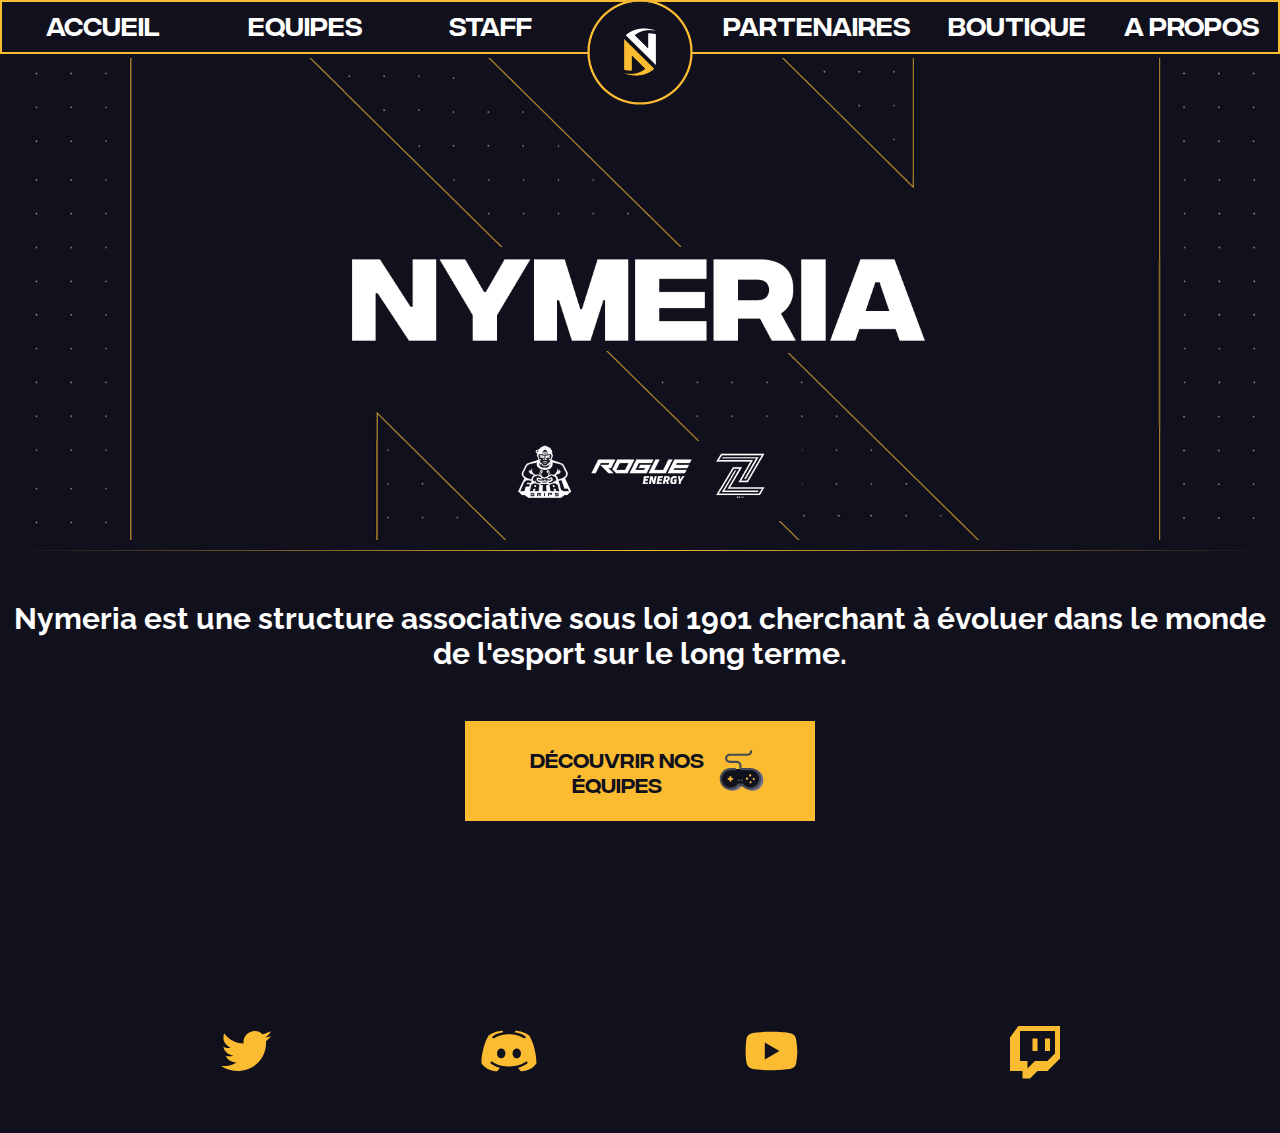
<file: index.html>
<!DOCTYPE html>
<html lang="fr">

<head>
	<title>Nymeria Esport</title>
	<link rel="stylesheet" type="text/css" href="base.css">
	<link rel="stylesheet" type="text/css" href="index.css">
	<meta name="viewport" content="width=device-width, initial-scale=1">

	<!-- Global site tag (gtag.js) - Google Analytics -->
	<script async src="https://www.googletagmanager.com/gtag/js?id=UA-176063459-3"></script>
	<script>
		window.dataLayer = window.dataLayer || [];

		function gtag() {
			dataLayer.push(arguments);
		}
		gtag('js', new Date());

		gtag('config', 'UA-176063459-3');
	</script>


</head>

<script>
function displayMenu() {
					document.getElementById("menu2").style.display = "block";
					document.getElementById("menu1").style.display = "none";
					document.getElementById("head").style.display = "block";
			}

			function closeMenu() {
					document.getElementById("menu1").style.display = "block";
					document.getElementById("menu2").style.display = "none";
					document.getElementById("head").style.display = "none";
			}
</script>

<body>
	<div class="topbar">
	<img onclick="displayMenu()" id="menu1" class="menu-logo" alt="svgImg" src="[data-uri]"/>
	<img onclick="closeMenu()" id="menu2" class="menu-logo" alt="svgImg" src="[data-uri]"/>			Nymeria Esport

</div>

	<header id="head">
		<div class="divheader">
			<a class="pages" href="index.html">Accueil</a>
			<a class="pages" href="team.html">Equipes</a>
			<a class="pages" href="staff.html">Staff</a>
		</div>

		<div class="divheader">
			<a class="pages" href="partenaires.html	">Partenaires</a>
			<a class="pages" href="boutique.html">Boutique</a>
			<a class="pages" href="apropos.html">A propos</a>
		</div>

		<div class="mobile-menu">
			<a class="pages" href="index.html">Accueil</a>
			<hr>
			<a class="pages" href="team.html">Equipes</a>
			<hr>
			<a class="pages" href="staff.html">Staff</a>
			<hr>
			<a class="pages" href="partenaires.html	">Partenaires</a>
			<hr>
			<a class="pages" href="boutique.html">Boutique</a>
			<hr>
			<a class="pages" href="apropos.html">A propos</a>
		</div>
	</header>
	<div class="logodiv">
		<a href="index.html">
			<div>
				<img class="logo" src="media/circle_logo.png">
			</div>
		</a>
	</div>
	<div class="headerdiv">
		<img class="header" src="media/Header.png">
	</div>
	<div class="pagecontent">
		<hr>
		<div class="presentation">
			Nymeria est une structure associative sous loi 1901 cherchant à évoluer dans le monde de l'esport sur le
			long terme.
		</div>
		<a href="team.html">
			<div class="discover-container">
				<div class="discover">
					Découvrir nos équipes
					<svg xmlns="http://www.w3.org/2000/svg" x="0px" y="0px" width="64" height="64" viewBox="0 0 172 172"
						style=" fill:#000000;">
						<g fill="none" fill-rule="nonzero" stroke="none" stroke-width="1" stroke-linecap="butt"
							stroke-linejoin="miter" stroke-miterlimit="10" stroke-dasharray="" stroke-dashoffset="0"
							font-family="none" font-weight="none" font-size="none" text-anchor="none"
							style="mix-blend-mode: normal">
							<path d="M0,172v-172h172v172z" fill="none"></path>
							<g>
								<path
									d="M117.84688,78.34063h-74.44375c-20.29062,0 -36.68437,16.39375 -36.68437,36.68437c0,20.29062 16.39375,36.68438 36.68437,36.68438c11.95938,0 22.575,-5.77812 29.29375,-14.64688h15.85625c6.71875,8.86875 17.33438,14.64688 29.29375,14.64688c20.29063,0 36.68437,-16.39375 36.68437,-36.68438c0,-20.29062 -16.39375,-36.68437 -36.68437,-36.68437z"
									fill="#11111d"></path>
								<path
									d="M125.90938,160.30937c-12.22812,0 -23.51562,-5.375 -31.30937,-14.64687h-11.95937c-7.79375,9.40625 -19.08125,14.64687 -31.30938,14.64687c-22.30625,0 -40.58125,-18.275 -40.58125,-40.71562c0,-22.44062 18.275,-40.71563 40.71562,-40.71563h74.57813c22.44062,0 40.71563,18.275 40.71563,40.71563c0,22.44063 -18.40938,40.71562 -40.85,40.71562z"
									fill="#6e6e8e"></path>
								<path
									d="M117.84688,78.34063h-74.44375c-20.29062,0 -36.68437,16.39375 -36.68437,36.68437c0,20.29062 16.39375,36.68438 36.68437,36.68438c11.95938,0 22.575,-5.77812 29.29375,-14.64688h15.85625c6.71875,8.86875 17.33438,14.64688 29.29375,14.64688c20.29063,0 36.68437,-16.39375 36.68437,-36.68438c0,-20.29062 -16.39375,-36.68437 -36.68437,-36.68437z"
									fill="#11111d"></path>
								<path
									d="M43.40313,156.27812c-11.01875,0 -21.36562,-4.43437 -29.15937,-12.3625c-7.65937,-7.92813 -11.825,-18.40938 -11.55625,-29.5625c0.5375,-21.76875 19.21563,-39.50625 41.3875,-39.50625h16.39375c2.28438,0 4.03125,1.74687 4.03125,4.03125c0,2.28437 -1.74687,4.03125 -4.03125,4.03125h-16.39375c-17.87187,0 -32.7875,14.24375 -33.325,31.7125c-0.26875,8.86875 3.09063,17.33438 9.27188,23.65c6.18125,6.31563 14.5125,9.80938 23.38125,9.80938c10.34688,0 19.8875,-4.70312 26.06875,-13.03438c0.80625,-1.075 2.01563,-1.6125 3.225,-1.6125h15.85625c1.20938,0 2.41875,0.5375 3.225,1.6125c6.85312,9.1375 17.7375,13.975 29.15937,12.9c15.31875,-1.47813 27.54688,-13.4375 29.29375,-28.75625c1.075,-9.40625 -1.88125,-18.54375 -8.0625,-25.53125c-6.18125,-6.85312 -15.05,-10.88438 -24.32188,-10.88438h-33.19062c-4.43438,0 -8.0625,-3.62812 -8.0625,-8.0625v-9.40625c0,-5.24062 -4.16563,-9.40625 -9.40625,-9.40625h-26.875c-9.675,0 -17.46875,-7.79375 -17.46875,-17.46875c0,-9.675 7.79375,-17.46875 17.46875,-17.46875h67.1875c5.24063,0 9.40625,-4.16563 9.40625,-9.40625c0,-2.28438 1.74688,-4.03125 4.03125,-4.03125c2.28437,0 4.03125,1.74687 4.03125,4.03125c0,9.675 -7.79375,17.46875 -17.46875,17.46875h-67.1875c-5.24063,0 -9.40625,4.16562 -9.40625,9.40625c0,5.24062 4.16562,9.40625 9.40625,9.40625h26.875c9.675,0 17.46875,7.79375 17.46875,17.46875v9.40625h33.19062c11.55625,0 22.575,4.97188 30.36875,13.57188c7.65938,8.6 11.42188,20.15625 10.07813,31.7125c-2.15,19.08125 -17.46875,34.13125 -36.55,35.87812c-13.57187,1.20938 -26.47187,-4.16562 -35.07188,-14.5125h-11.95937c-7.79375,9.54063 -19.08125,14.91563 -31.30938,14.91563z"
									fill="#444b54"></path>
								<path
									d="M52.94375,112.20313h-6.58438v-6.58438h-6.71875v6.58438h-6.58438v6.71875h6.58438v6.58438h6.71875v-6.58438h6.58438zM105.21563,110.725c-2.2264,0 -4.03125,1.80485 -4.03125,4.03125c0,2.2264 1.80485,4.03125 4.03125,4.03125c2.2264,0 4.03125,-1.80485 4.03125,-4.03125c0,-2.2264 -1.80485,-4.03125 -4.03125,-4.03125zM117.30938,98.63125c-2.2264,0 -4.03125,1.80485 -4.03125,4.03125c0,2.2264 1.80485,4.03125 4.03125,4.03125c2.2264,0 4.03125,-1.80485 4.03125,-4.03125c0,-2.2264 -1.80485,-4.03125 -4.03125,-4.03125zM130.74687,112.06875c-2.2264,0 -4.03125,1.80485 -4.03125,4.03125c0,2.2264 1.80485,4.03125 4.03125,4.03125c2.2264,0 4.03125,-1.80485 4.03125,-4.03125c0,-2.2264 -1.80485,-4.03125 -4.03125,-4.03125zM118.65313,124.1625c-2.2264,0 -4.03125,1.80485 -4.03125,4.03125c0,2.2264 1.80485,4.03125 4.03125,4.03125c2.2264,0 4.03125,-1.80485 4.03125,-4.03125c0,-2.2264 -1.80485,-4.03125 -4.03125,-4.03125z"
									fill="#fbbc31"></path>
								<path
									d="M74.04063,117.44375c-2.2264,0 -4.03125,1.80485 -4.03125,4.03125c0,2.2264 1.80485,4.03125 4.03125,4.03125c2.2264,0 4.03125,-1.80485 4.03125,-4.03125c0,-2.2264 -1.80485,-4.03125 -4.03125,-4.03125zM86.13438,117.44375c-2.2264,0 -4.03125,1.80485 -4.03125,4.03125c0,2.2264 1.80485,4.03125 4.03125,4.03125c2.2264,0 4.03125,-1.80485 4.03125,-4.03125c0,-2.2264 -1.80485,-4.03125 -4.03125,-4.03125z"
									fill="#444b54"></path>
							</g>
						</g>
					</svg>
				</div>
			</div>
		</a>
		<!--
	<div class="textdiv">
	<p>
		Lorem ipsum dolor sit amet, consectetur adipiscing elit. Pellentesque tempus volutpat sem, id facilisis sem maximus vitae. Pellentesque sollicitudin elementum orci, porttitor interdum dui finibus a. Donec a purus sed metus dignissim pharetra eu eget libero. Nunc placerat varius nulla sit amet suscipit. Etiam id urna neque. Sed nec odio a velit tempus posuere. Nulla tincidunt urna eu pharetra porttitor. Aenean blandit risus non finibus scelerisque. Proin vitae mauris malesuada, condimentum ante eget, molestie velit. Vestibulum at viverra mauris. Donec sed elit odio. Proin pharetra eget dolor vel porttitor.

Donec vehicula dictum eleifend. Aenean sit amet aliquam sapien. Nam tristique justo vitae ante posuere aliquet. Nam non pharetra ligula. Maecenas aliquet sollicitudin augue non sollicitudin. Aliquam dignissim ut augue vel gravida. Integer interdum, nulla fermentum pharetra pulvinar, nunc turpis vestibulum elit, nec rhoncus nunc lorem et massa. Suspendisse tristique eros et pulvinar mattis. Sed nec magna lorem.

Phasellus vel tincidunt dolor, nec varius felis. Donec bibendum, felis pharetra aliquet ornare, erat odio pharetra erat, ac vulputate libero orci a ipsum. Integer libero augue, semper sit amet tempus a, mattis id orci. Aliquam erat volutpat. Phasellus blandit est eros, sed facilisis ante fermentum eu. Suspendisse mollis massa non tempor maximus. Pellentesque imperdiet tortor eget fringilla finibus. Fusce fringilla mauris facilisis nibh eleifend varius. Suspendisse potenti. Nam nec enim nunc. Duis ex dui, condimentum ac venenatis mattis, placerat eu libero. Quisque pellentesque molestie leo, et dapibus leo placerat eget. Fusce consectetur sed eros ac iaculis. Donec tempus, ipsum hendrerit porttitor sodales, lacus augue efficitur sem, eu commodo nunc ante quis ligula. Cras commodo dolor non ex lacinia, eu tincidunt nibh ullamcorper. Donec non hendrerit massa, pretium laoreet odio.

Nullam id nulla non ex placerat euismod eget ac orci. Fusce id tempor metus, vitae placerat ex. In imperdiet cursus nisi id varius. Integer eget mauris id sem bibendum interdum. Quisque aliquet vestibulum condimentum. Aliquam sodales tortor ac nulla sagittis dapibus. Donec maximus semper rutrum. Nunc a tincidunt arcu. Integer in lorem orci. Nam non turpis id ipsum auctor luctus ac tristique ipsum. Ut pellentesque rhoncus cursus. Nulla euismod, leo vitae aliquam ullamcorper, ipsum quam finibus tortor, scelerisque hendrerit eros felis a sapien.

Curabitur diam eros, efficitur at suscipit quis, convallis vitae lectus. Cras elementum ex ac mi facilisis mattis. Proin eget consequat ligula. Nunc vitae lacus vel ante tincidunt fringilla vitae eget mauris. Etiam at mi et metus iaculis sodales vel et libero. Nunc sit amet fringilla magna, non iaculis ligula. Donec convallis aliquam elit nec gravida. Nunc eu eros facilisis, viverra sapien id, convallis lectus. Sed mattis sit amet sem quis gravida. Phasellus mi risus, blandit et nunc eu, feugiat consectetur risus. Praesent et cursus libero. In egestas sapien elit, vel euismod quam blandit et. Aenean sed egestas neque. Nulla facilisi. Nam vel mollis risus. Vestibulum sit amet posuere nisi.
	</p></div>-->
		<div class="resaux">
			<div class="icons">
				<a class="icon" href="https://twitter.com/NymeriaEsport">
					<svg xmlns="http://www.w3.org/2000/svg" x="0px" y="0px" width="96" height="96" viewBox="0 0 172 172"
						style=" fill:#000000;">
						<g fill="none" fill-rule="nonzero" stroke="none" stroke-width="1" stroke-linecap="butt"
							stroke-linejoin="miter" stroke-miterlimit="10" stroke-dasharray="" stroke-dashoffset="0"
							font-family="none" font-weight="none" font-size="none" text-anchor="none"
							style="mix-blend-mode: normal">
							<path d="M0,172v-172h172v172z" fill="none"></path>
							<g id="original-icon" fill="#fbbc31">
								<path
									d="M157.66667,28.6595c-5.59,3.31817 -16.80583,7.84033 -23.39917,9.14467c-0.1935,0.05017 -0.35117,0.11467 -0.5375,0.16483c-5.8265,-5.74767 -13.81017,-9.3095 -22.64667,-9.3095c-17.80917,0 -32.25,14.44083 -32.25,32.25c0,0.93883 -0.07883,2.666 0,3.58333c-24.02983,0 -42.31917,-12.58467 -55.43417,-28.66667c-1.42617,3.58333 -2.04967,9.245 -2.04967,14.56267c0,10.0405 7.8475,19.90183 20.06667,26.015c-2.25033,0.5805 -4.73,0.99617 -7.31,0.99617c-4.16383,0 -8.57133,-1.0965 -12.60617,-4.42183c0,0.12183 0,0.2365 0,0.3655c0,14.03233 14.89233,23.5855 28.13633,26.24433c-2.6875,1.58383 -8.1055,1.7415 -10.75,1.7415c-1.86333,0 -8.45667,-0.85283 -10.21967,-1.1825c3.68367,11.5025 16.97067,17.96683 29.63417,18.19617c-9.90433,7.76867 -16.77717,10.64967 -37.05883,10.64967h-6.90867c12.814,8.213 29.1325,14.3405 45.48683,14.3405c53.24833,0 83.51317,-40.58483 83.51317,-78.8405c0,-0.61633 -0.01433,-1.90633 -0.03583,-3.2035c0,-0.129 0.03583,-0.25083 0.03583,-0.37983c0,-0.1935 -0.05733,-0.37983 -0.05733,-0.57333c-0.0215,-0.97467 -0.043,-1.88483 -0.0645,-2.35783c5.66167,-4.085 10.57083,-9.1805 14.45517,-14.9855c-5.19583,2.30767 -10.7715,3.85567 -16.62667,4.558c5.977,-3.58333 14.4695,-12.126 16.62667,-18.89133z">
								</path>
							</g>
						</g>
					</svg></a>

				<a class="icon" href="https://discord.gg/j3HPfap">
					<svg xmlns="http://www.w3.org/2000/svg" x="0px" y="0px" width="96" height="96" viewBox="0 0 172 172"
						style=" fill:#000000;">
						<g fill="none" fill-rule="nonzero" stroke="none" stroke-width="1" stroke-linecap="butt"
							stroke-linejoin="miter" stroke-miterlimit="10" stroke-dasharray="" stroke-dashoffset="0"
							font-family="none" font-weight="none" font-size="none" text-anchor="none"
							style="mix-blend-mode: normal">
							<path d="M0,172v-172h172v172z" fill="none"></path>
							<g fill="#fbbc31">
								<path
									d="M142.98933,40.64933c-13.64533,-10.97217 -35.23133,-12.82833 -36.14867,-12.90717c-1.4405,-0.12183 -2.80933,0.69517 -3.397,2.01383c-0.043,0.086 -0.516,1.16817 -1.03917,2.85233c9.02283,1.51933 20.10967,4.58667 30.143,10.8145c1.60533,0.99617 2.09983,3.11033 1.10367,4.72283c-0.645,1.04633 -1.77017,1.61967 -2.91683,1.61967c-0.61633,0 -1.23983,-0.16483 -1.806,-0.516c-17.243,-10.69267 -38.786,-11.23017 -42.92833,-11.23017c-4.14233,0 -25.6925,0.5375 -42.92117,11.23017c-1.6125,1.00333 -3.7195,0.50167 -4.72283,-1.10367c-1.00333,-1.6125 -0.50167,-3.7195 1.10367,-4.72283c10.03333,-6.22067 21.113,-9.29517 30.143,-10.8145c-0.53033,-1.69133 -1.00333,-2.76633 -1.03917,-2.85233c-0.59483,-1.31867 -1.9565,-2.15 -3.40417,-2.00667c-0.91017,0.07167 -22.49617,1.92783 -36.32783,13.05767c-7.224,6.67217 -21.66483,45.71617 -21.66483,79.47117c0,0.59483 0.15767,1.1825 0.4515,1.6985c9.96883,17.50817 37.15917,22.09483 43.35833,22.2955c0.03583,0 0.07167,0 0.1075,0c1.0965,0 2.1285,-0.52317 2.7735,-1.41183l6.27083,-8.61433c-16.90617,-4.37167 -25.542,-11.78917 -26.04367,-12.22633c-1.419,-1.25417 -1.55517,-3.4185 -0.301,-4.8375c1.25417,-1.419 3.41133,-1.55517 4.83033,-0.30817c0.20783,0.18633 16.11067,13.68117 47.386,13.68117c31.33267,0 47.2355,-13.55217 47.39317,-13.68833c1.419,-1.23267 3.58333,-1.10367 4.83033,0.3225c1.247,1.419 1.11083,3.57617 -0.301,4.82317c-0.50167,0.44433 -9.1375,7.85467 -26.04367,12.22633l6.27083,8.61433c0.645,0.88867 1.677,1.41183 2.7735,1.41183c0.03583,0 0.07167,0 0.1075,0c6.19917,-0.1935 33.3895,-4.78017 43.35833,-22.2955c0.28667,-0.516 0.44433,-1.0965 0.44433,-1.69133c0,-33.755 -14.44083,-72.799 -21.844,-79.62883zM63.71883,106.56833c-6.622,0 -11.997,-6.14183 -11.997,-13.70983c0,-7.568 5.36783,-13.70983 11.997,-13.70983c6.62917,0 11.997,6.14183 11.997,13.70983c0,7.568 -5.36783,13.70983 -11.997,13.70983zM108.28117,106.56833c-6.622,0 -11.997,-6.14183 -11.997,-13.70983c0,-7.568 5.36783,-13.70983 11.997,-13.70983c6.622,0 11.997,6.14183 11.997,13.70983c0,7.568 -5.375,13.70983 -11.997,13.70983z">
								</path>
							</g>
						</g>
					</svg></a>

				<a class="icon" href="https://www.youtube.com/channel/UCYsKNlUCEu6HrKp5RfYCaiw">
					<svg xmlns="http://www.w3.org/2000/svg" x="0px" y="0px" width="96" height="96" viewBox="0 0 172 172"
						style=" fill:#000000;">
						<g fill="none" fill-rule="nonzero" stroke="none" stroke-width="1" stroke-linecap="butt"
							stroke-linejoin="miter" stroke-miterlimit="10" stroke-dasharray="" stroke-dashoffset="0"
							font-family="none" font-weight="none" font-size="none" text-anchor="none"
							style="mix-blend-mode: normal">
							<path d="M0,172v-172h172v172z" fill="none"></path>
							<g id="original-icon" fill="#fbbc31">
								<path
									d="M154.45063,49.88c-1.37063,-7.56531 -7.90125,-13.07469 -15.48,-14.79469c-11.34125,-2.40531 -32.33063,-4.12531 -55.04,-4.12531c-22.69594,0 -44.02125,1.72 -55.37594,4.12531c-7.56531,1.72 -14.10937,6.88 -15.48,14.79469c-1.38406,8.6 -2.75469,20.64 -2.75469,36.12c0,15.48 1.37063,27.52 3.09063,36.12c1.38406,7.56531 7.91469,13.07469 15.48,14.79469c12.04,2.40531 32.68,4.12531 55.38937,4.12531c22.70938,0 43.34938,-1.72 55.38938,-4.12531c7.56531,-1.72 14.09594,-6.88 15.48,-14.79469c1.37062,-8.6 3.09062,-20.98937 3.44,-36.12c-0.69875,-15.48 -2.41875,-27.52 -4.13875,-36.12zM65.36,110.08v-48.16l41.96531,24.08z">
								</path>
							</g>
						</g>
					</svg></a>

				<a class="icon" href="https://www.twitch.tv/NymeriaEsport">
					<svg xmlns="http://www.w3.org/2000/svg" x="0px" y="0px" width="96" height="96" viewBox="0 0 172 172"
						style=" fill:#000000;">
						<g fill="none" fill-rule="nonzero" stroke="none" stroke-width="1" stroke-linecap="butt"
							stroke-linejoin="miter" stroke-miterlimit="10" stroke-dasharray="" stroke-dashoffset="0"
							font-family="none" font-weight="none" font-size="none" text-anchor="none"
							style="mix-blend-mode: normal">
							<path d="M0,172v-172h172v172z" fill="none"></path>
							<g fill="#fbbc31">
								<path
									d="M38.43685,14.33333l-24.10352,33.22982v95.77018h35.83333v21.5h21.5l21.5,-21.5h28.66667l35.83333,-35.83333v-93.16667zM43,28.66667h100.33333v64.5l-21.5,21.5h-35.83333l-21.5,21.5v-21.5h-21.5zM78.83333,50.16667v35.83333h14.33333v-35.83333zM114.66667,50.16667v35.83333h14.33333v-35.83333z">
								</path>
							</g>
						</g>
					</svg></a>
			</div>
		</div>
	</div>
</body>

</html>
</file>
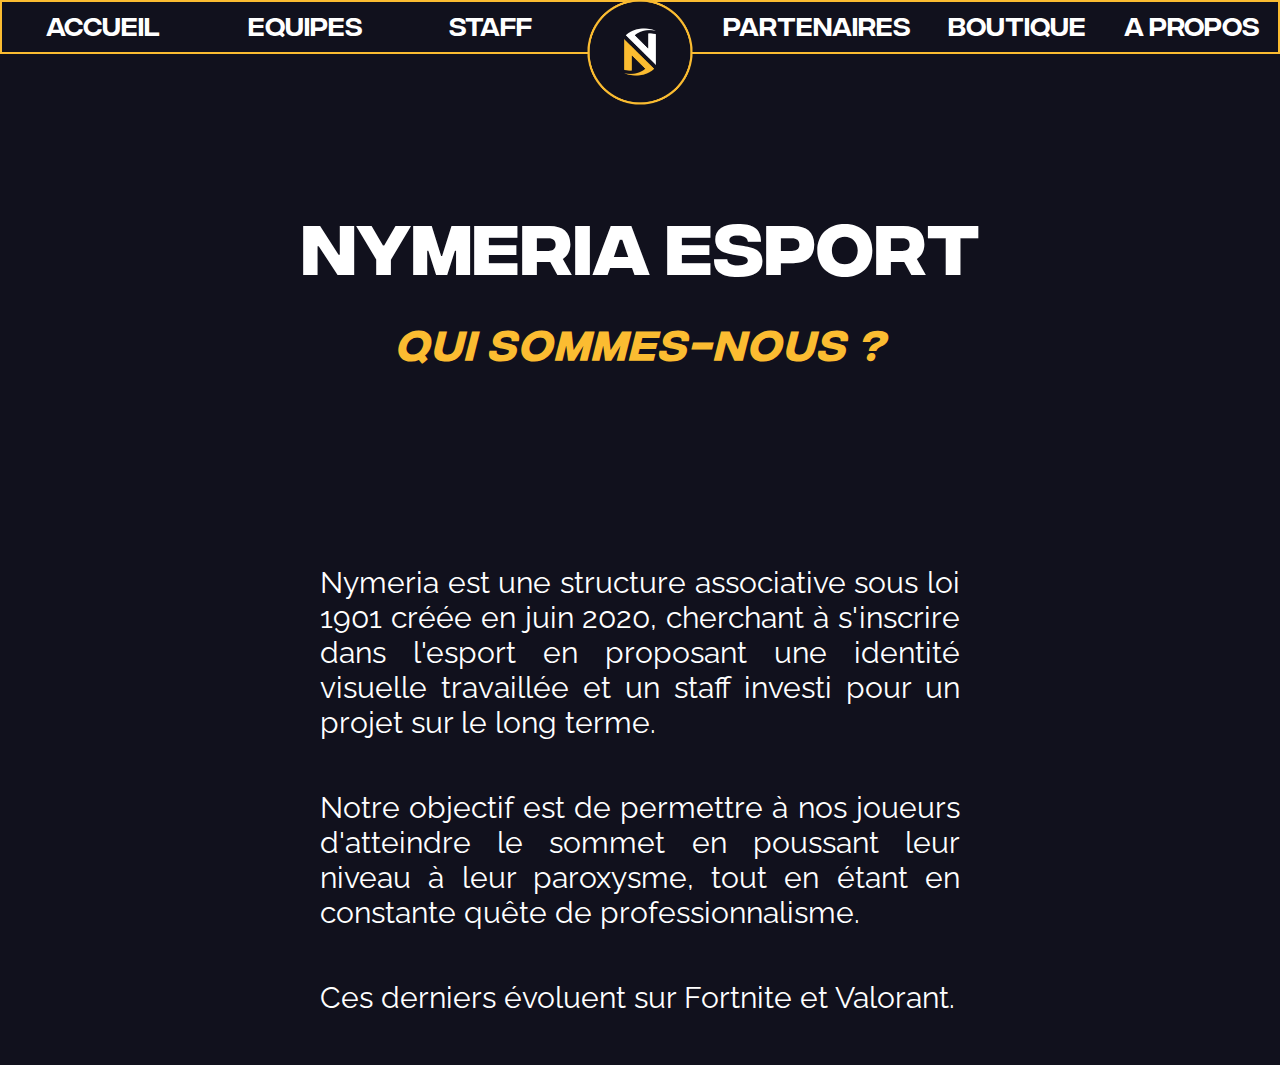
<file: apropos.html>
<!DOCTYPE html>
<html lang="fr">
<head>
	<title>Nymeria - A propos</title>
		<link rel="stylesheet" type="text/css" href="base.css">
		<link rel="stylesheet" type="text/css" href="apropos.css">
		<meta name="viewport" content="width=device-width, initial-scale=1">

</head>

<script>
	function displayMenu() {
						document.getElementById("menu2").style.display = "block";
						document.getElementById("menu1").style.display = "none";
						document.getElementById("head").style.display = "block";
				}
	
				function closeMenu() {
						document.getElementById("menu1").style.display = "block";
						document.getElementById("menu2").style.display = "none";
						document.getElementById("head").style.display = "none";
				}
	</script>
	
	<body>
		<div class="topbar">
		<img onclick="displayMenu()" id="menu1" class="menu-logo" alt="svgImg" src="[data-uri]"/>
		<img onclick="closeMenu()" id="menu2" class="menu-logo" alt="svgImg" src="[data-uri]"/>			Nymeria Esport
	
	</div>
	
		<header id="head">
			<div class="divheader">
				<a class="pages" href="index.html">Accueil</a>
				<a class="pages" href="team.html">Equipes</a>
				<a class="pages" href="staff.html">Staff</a>
			</div>
	
			<div class="divheader">
				<a class="pages" href="partenaires.html	">Partenaires</a>
				<a class="pages" href="boutique.html">Boutique</a>
				<a class="pages" href="apropos.html">A propos</a>
			</div>
	
			<div class="mobile-menu">
				<a class="pages" href="index.html">Accueil</a>
				<hr>
				<a class="pages" href="team.html">Equipes</a>
				<hr>
				<a class="pages" href="staff.html">Staff</a>
				<hr>
				<a class="pages" href="partenaires.html	">Partenaires</a>
				<hr>
				<a class="pages" href="boutique.html">Boutique</a>
				<hr>
				<a class="pages" href="apropos.html">A propos</a>
			</div>
		</header>
		<a href="index.html">
		<img class="logo" src="media/circle_logo.png">
	</a>
	<h1>Nymeria esport</h1>
	<h2>Qui sommes-nous ?</h2>
	<p class="p1">
		Nymeria est une structure associative sous loi 1901 créée en juin 2020, cherchant à s'inscrire dans l'esport en proposant une identité visuelle travaillée et un staff investi pour un projet sur le long terme.


	</p>

	<p class="p2">
		Notre objectif est de permettre à nos joueurs d'atteindre le sommet en poussant leur niveau à leur paroxysme, tout en étant en constante quête de professionnalisme. 
	</p>

	<p class="p3">
		Ces derniers évoluent sur Fortnite et Valorant.
	</p>
</body>
</html>
</file>
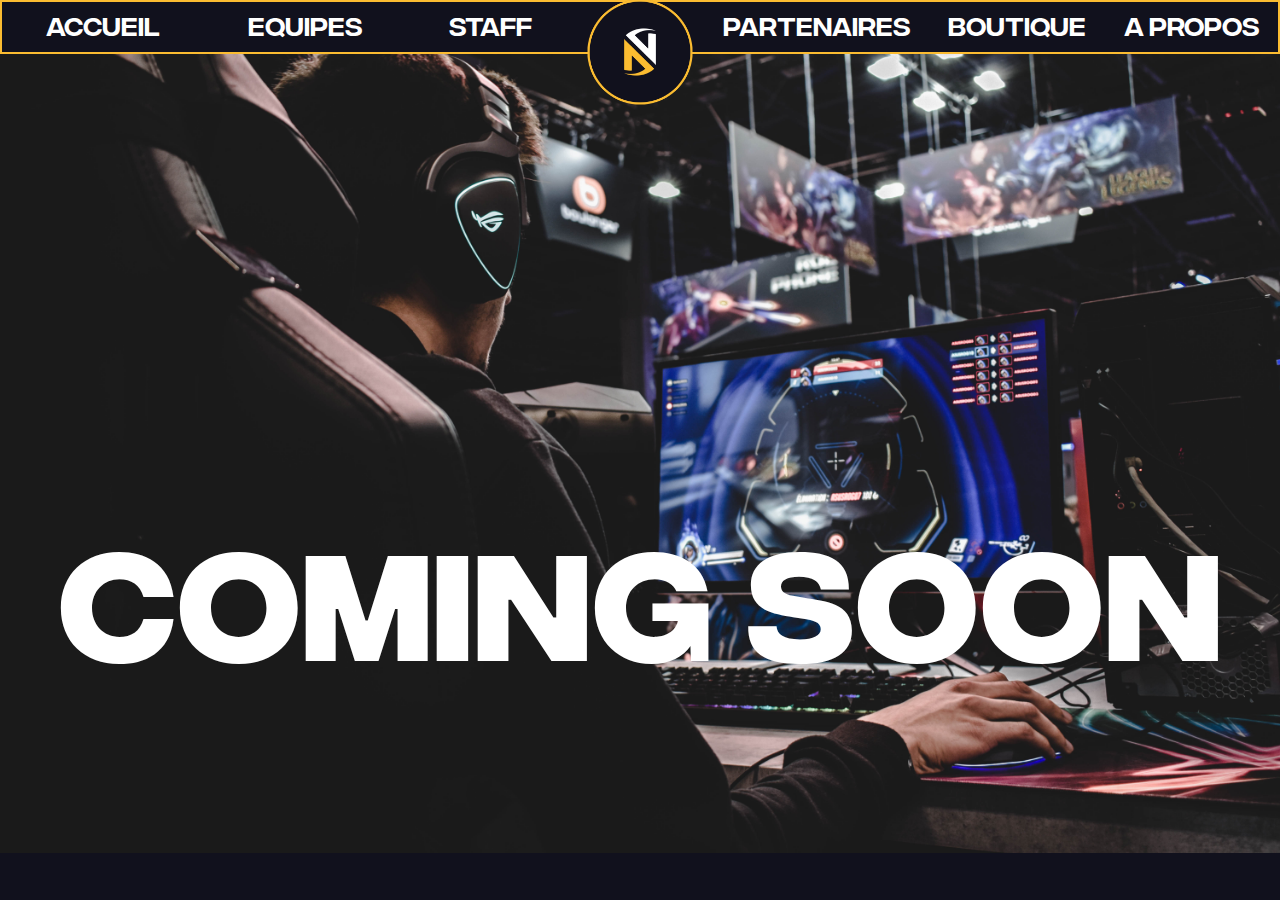
<file: boutique.html>
<!DOCTYPE html>
<html lang="fr">
<head>
	<title>Boutique</title>
		<link rel="stylesheet" type="text/css" href="base.css">
		<link rel="stylesheet" type="text/css" href="comingsoon.css">

		<meta name="viewport" content="width=device-width, initial-scale=1">
</head>
<script>
	function displayMenu() {
						document.getElementById("menu2").style.display = "block";
						document.getElementById("menu1").style.display = "none";
						document.getElementById("head").style.display = "block";
				}
	
				function closeMenu() {
						document.getElementById("menu1").style.display = "block";
						document.getElementById("menu2").style.display = "none";
						document.getElementById("head").style.display = "none";
				}
	</script>
	
	<body>
		<div class="topbar">
		<img onclick="displayMenu()" id="menu1" class="menu-logo" alt="svgImg" src="[data-uri]"/>
		<img onclick="closeMenu()" id="menu2" class="menu-logo" alt="svgImg" src="[data-uri]"/>			Nymeria Esport
	
	</div>
	
		<header id="head">
			<div class="divheader">
				<a class="pages" href="index.html">Accueil</a>
				<a class="pages" href="team.html">Equipes</a>
				<a class="pages" href="staff.html">Staff</a>
			</div>
	
			<div class="divheader">
				<a class="pages" href="partenaires.html	">Partenaires</a>
				<a class="pages" href="boutique.html">Boutique</a>
				<a class="pages" href="apropos.html">A propos</a>
			</div>
	
			<div class="mobile-menu">
				<a class="pages" href="index.html">Accueil</a>
				<hr>
				<a class="pages" href="team.html">Equipes</a>
				<hr>
				<a class="pages" href="staff.html">Staff</a>
				<hr>
				<a class="pages" href="partenaires.html	">Partenaires</a>
				<hr>
				<a class="pages" href="boutique.html">Boutique</a>
				<hr>
				<a class="pages" href="apropos.html">A propos</a>
			</div>
		</header>
		<a href="index.html">
		<img class="logo" src="media/circle_logo.png">
	</a>
	<h1>COMING SOON</h1>
</body>
</html>
</file>
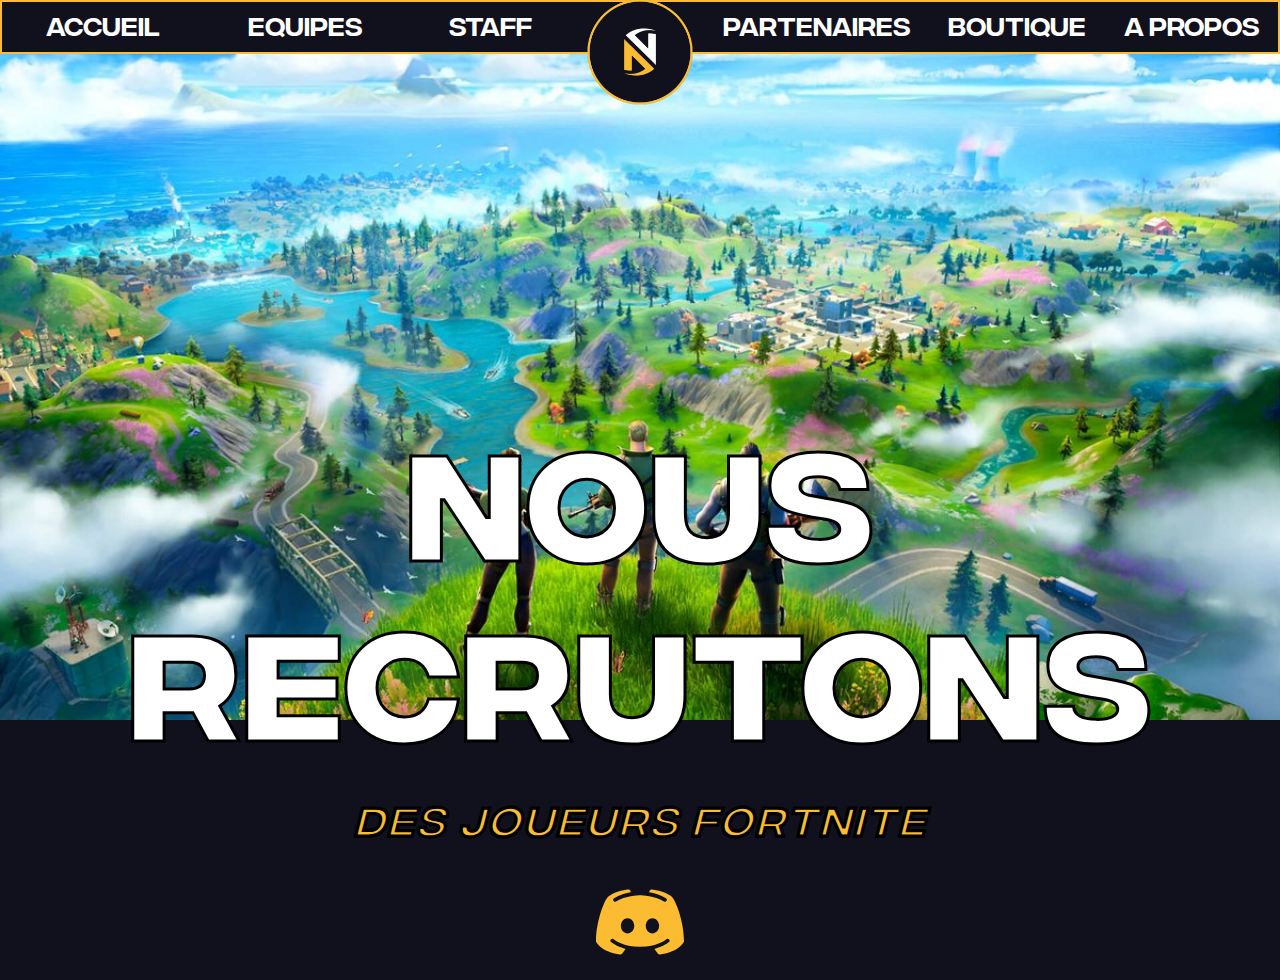
<file: fortnite.html>
<!DOCTYPE html>
<html lang="fr">
<head>
	<title>Nymeria - Fortnite</title>

	<link rel="stylesheet" type="text/css" href="base.css">
	<meta name="viewport" content="width=device-width, initial-scale=1">

		<!--
	<link rel="stylesheet" type="text/css" href="fortnite.css">
	-->
</head>
<style type="text/css">
	html{
		background-image: url("media/fortnite.jfif");
		background-repeat: no-repeat;	
		background-size: 100%;
		background-position: center top 0px;
	}
	h1 {
		margin-top: 400px;
		font-size: 150px;
	    -webkit-text-stroke: 3px black;

	}

	h2 {
		    -webkit-text-stroke: 2px black;
	}
	@media only screen and (max-width: 710px) {
		html {
			background-position: center top 100px;
		}
		h1 {
			font-size: 50px;
		}
	}
</style>

<script>
	function displayMenu() {
						document.getElementById("menu2").style.display = "block";
						document.getElementById("menu1").style.display = "none";
						document.getElementById("head").style.display = "block";
				}
	
				function closeMenu() {
						document.getElementById("menu1").style.display = "block";
						document.getElementById("menu2").style.display = "none";
						document.getElementById("head").style.display = "none";
				}
	</script>
	
	<body>
		<div class="topbar">
		<img onclick="displayMenu()" id="menu1" class="menu-logo" alt="svgImg" src="[data-uri]"/>
		<img onclick="closeMenu()" id="menu2" class="menu-logo" alt="svgImg" src="[data-uri]"/>			Nymeria Esport
	
	</div>
	
		<header id="head">
			<div class="divheader">
				<a class="pages" href="index.html">Accueil</a>
				<a class="pages" href="team.html">Equipes</a>
				<a class="pages" href="staff.html">Staff</a>
			</div>
	
			<div class="divheader">
				<a class="pages" href="partenaires.html	">Partenaires</a>
				<a class="pages" href="boutique.html">Boutique</a>
				<a class="pages" href="apropos.html">A propos</a>
			</div>
	
			<div class="mobile-menu">
				<a class="pages" href="index.html">Accueil</a>
				<hr>
				<a class="pages" href="team.html">Equipes</a>
				<hr>
				<a class="pages" href="staff.html">Staff</a>
				<hr>
				<a class="pages" href="partenaires.html	">Partenaires</a>
				<hr>
				<a class="pages" href="boutique.html">Boutique</a>
				<hr>
				<a class="pages" href="apropos.html">A propos</a>
			</div>
		</header>

	<a href="index.html">
		<img class="logo" src="media/circle_logo.png">
	</a>

	<h1>Nous recrutons</h1>
	<h2>Des joueurs Fortnite</h2>

<a class="icon" href="https://discord.gg/j3HPfap">
<svg xmlns="http://www.w3.org/2000/svg" x="0px" y="0px"
width="96" height="96"
viewBox="0 0 172 172"
style=" fill:#000000;"><g fill="none" fill-rule="nonzero" stroke="none" stroke-width="1" stroke-linecap="butt" stroke-linejoin="miter" stroke-miterlimit="10" stroke-dasharray="" stroke-dashoffset="0" font-family="none" font-weight="none" font-size="none" text-anchor="none" style="mix-blend-mode: normal"><path d="M0,172v-172h172v172z" fill="none"></path><g fill="#fbbc31"><path d="M142.98933,40.64933c-13.64533,-10.97217 -35.23133,-12.82833 -36.14867,-12.90717c-1.4405,-0.12183 -2.80933,0.69517 -3.397,2.01383c-0.043,0.086 -0.516,1.16817 -1.03917,2.85233c9.02283,1.51933 20.10967,4.58667 30.143,10.8145c1.60533,0.99617 2.09983,3.11033 1.10367,4.72283c-0.645,1.04633 -1.77017,1.61967 -2.91683,1.61967c-0.61633,0 -1.23983,-0.16483 -1.806,-0.516c-17.243,-10.69267 -38.786,-11.23017 -42.92833,-11.23017c-4.14233,0 -25.6925,0.5375 -42.92117,11.23017c-1.6125,1.00333 -3.7195,0.50167 -4.72283,-1.10367c-1.00333,-1.6125 -0.50167,-3.7195 1.10367,-4.72283c10.03333,-6.22067 21.113,-9.29517 30.143,-10.8145c-0.53033,-1.69133 -1.00333,-2.76633 -1.03917,-2.85233c-0.59483,-1.31867 -1.9565,-2.15 -3.40417,-2.00667c-0.91017,0.07167 -22.49617,1.92783 -36.32783,13.05767c-7.224,6.67217 -21.66483,45.71617 -21.66483,79.47117c0,0.59483 0.15767,1.1825 0.4515,1.6985c9.96883,17.50817 37.15917,22.09483 43.35833,22.2955c0.03583,0 0.07167,0 0.1075,0c1.0965,0 2.1285,-0.52317 2.7735,-1.41183l6.27083,-8.61433c-16.90617,-4.37167 -25.542,-11.78917 -26.04367,-12.22633c-1.419,-1.25417 -1.55517,-3.4185 -0.301,-4.8375c1.25417,-1.419 3.41133,-1.55517 4.83033,-0.30817c0.20783,0.18633 16.11067,13.68117 47.386,13.68117c31.33267,0 47.2355,-13.55217 47.39317,-13.68833c1.419,-1.23267 3.58333,-1.10367 4.83033,0.3225c1.247,1.419 1.11083,3.57617 -0.301,4.82317c-0.50167,0.44433 -9.1375,7.85467 -26.04367,12.22633l6.27083,8.61433c0.645,0.88867 1.677,1.41183 2.7735,1.41183c0.03583,0 0.07167,0 0.1075,0c6.19917,-0.1935 33.3895,-4.78017 43.35833,-22.2955c0.28667,-0.516 0.44433,-1.0965 0.44433,-1.69133c0,-33.755 -14.44083,-72.799 -21.844,-79.62883zM63.71883,106.56833c-6.622,0 -11.997,-6.14183 -11.997,-13.70983c0,-7.568 5.36783,-13.70983 11.997,-13.70983c6.62917,0 11.997,6.14183 11.997,13.70983c0,7.568 -5.36783,13.70983 -11.997,13.70983zM108.28117,106.56833c-6.622,0 -11.997,-6.14183 -11.997,-13.70983c0,-7.568 5.36783,-13.70983 11.997,-13.70983c6.622,0 11.997,6.14183 11.997,13.70983c0,7.568 -5.375,13.70983 -11.997,13.70983z"></path></g></g></svg></a>

	<!--
	<div class="spacer"></div>
	<h1>Nos équipes</h1>

	<div class="headerjeux">
		<a href="team.html"><h3>Fortnite</h3></a>
		<a href="rocket-league.html"><h3>Rocket League</h3></a>
		<a href="valorant.html"><h3>Valorant</h3></a>
		<a href="rainbow-six.html"><h3>Rainbow Six</h3></a>
	</div>
				<h2>Fortnite</h2>
	<div class="teamscontainer">
			<div class="teams">

				<div class="team">
						<div class="joueur">
							<img src="media/tokyo.png">
						</div>
						<div class="joueur">
							<img src="media/nayzen.png">
						</div>
						<div class="joueur">
							<img src="media/greight.png">
						</div>
				</div>
				<hr>
				<div class="team">
						<div class="joueur">
							<img src="media/laxy.png">
						</div>
						<div class="joueur">
							<img src="media/raixy.png">
						</div>
						<div class="joueur">
							<img src="media/koruxy.png">
						</div>
				</div>
				<hr>
				<div class="team">
						<div class="joueur">
							<img src="media/vysioks.png">
						</div>
						<div class="joueur">
							<img src="media/smk.png">
						</div>
				</div>
			</div>		
	</div>
				
	<div>
		<h3>Tu souhaiterais intégrer notre line-up Fortnite ?</h3>
		<h4>Rejoins-nous sur Discord !</h4>

<a class="icon" href="https://discord.gg/j3HPfap">
<svg xmlns="http://www.w3.org/2000/svg" x="0px" y="0px"
width="96" height="96"
viewBox="0 0 172 172"
style=" fill:#000000;"><g fill="none" fill-rule="nonzero" stroke="none" stroke-width="1" stroke-linecap="butt" stroke-linejoin="miter" stroke-miterlimit="10" stroke-dasharray="" stroke-dashoffset="0" font-family="none" font-weight="none" font-size="none" text-anchor="none" style="mix-blend-mode: normal"><path d="M0,172v-172h172v172z" fill="none"></path><g fill="#fbbc31"><path d="M142.98933,40.64933c-13.64533,-10.97217 -35.23133,-12.82833 -36.14867,-12.90717c-1.4405,-0.12183 -2.80933,0.69517 -3.397,2.01383c-0.043,0.086 -0.516,1.16817 -1.03917,2.85233c9.02283,1.51933 20.10967,4.58667 30.143,10.8145c1.60533,0.99617 2.09983,3.11033 1.10367,4.72283c-0.645,1.04633 -1.77017,1.61967 -2.91683,1.61967c-0.61633,0 -1.23983,-0.16483 -1.806,-0.516c-17.243,-10.69267 -38.786,-11.23017 -42.92833,-11.23017c-4.14233,0 -25.6925,0.5375 -42.92117,11.23017c-1.6125,1.00333 -3.7195,0.50167 -4.72283,-1.10367c-1.00333,-1.6125 -0.50167,-3.7195 1.10367,-4.72283c10.03333,-6.22067 21.113,-9.29517 30.143,-10.8145c-0.53033,-1.69133 -1.00333,-2.76633 -1.03917,-2.85233c-0.59483,-1.31867 -1.9565,-2.15 -3.40417,-2.00667c-0.91017,0.07167 -22.49617,1.92783 -36.32783,13.05767c-7.224,6.67217 -21.66483,45.71617 -21.66483,79.47117c0,0.59483 0.15767,1.1825 0.4515,1.6985c9.96883,17.50817 37.15917,22.09483 43.35833,22.2955c0.03583,0 0.07167,0 0.1075,0c1.0965,0 2.1285,-0.52317 2.7735,-1.41183l6.27083,-8.61433c-16.90617,-4.37167 -25.542,-11.78917 -26.04367,-12.22633c-1.419,-1.25417 -1.55517,-3.4185 -0.301,-4.8375c1.25417,-1.419 3.41133,-1.55517 4.83033,-0.30817c0.20783,0.18633 16.11067,13.68117 47.386,13.68117c31.33267,0 47.2355,-13.55217 47.39317,-13.68833c1.419,-1.23267 3.58333,-1.10367 4.83033,0.3225c1.247,1.419 1.11083,3.57617 -0.301,4.82317c-0.50167,0.44433 -9.1375,7.85467 -26.04367,12.22633l6.27083,8.61433c0.645,0.88867 1.677,1.41183 2.7735,1.41183c0.03583,0 0.07167,0 0.1075,0c6.19917,-0.1935 33.3895,-4.78017 43.35833,-22.2955c0.28667,-0.516 0.44433,-1.0965 0.44433,-1.69133c0,-33.755 -14.44083,-72.799 -21.844,-79.62883zM63.71883,106.56833c-6.622,0 -11.997,-6.14183 -11.997,-13.70983c0,-7.568 5.36783,-13.70983 11.997,-13.70983c6.62917,0 11.997,6.14183 11.997,13.70983c0,7.568 -5.36783,13.70983 -11.997,13.70983zM108.28117,106.56833c-6.622,0 -11.997,-6.14183 -11.997,-13.70983c0,-7.568 5.36783,-13.70983 11.997,-13.70983c6.622,0 11.997,6.14183 11.997,13.70983c0,7.568 -5.375,13.70983 -11.997,13.70983z"></path></g></g></svg></a>
	</div>
	-->
</body>
</html>
</file>
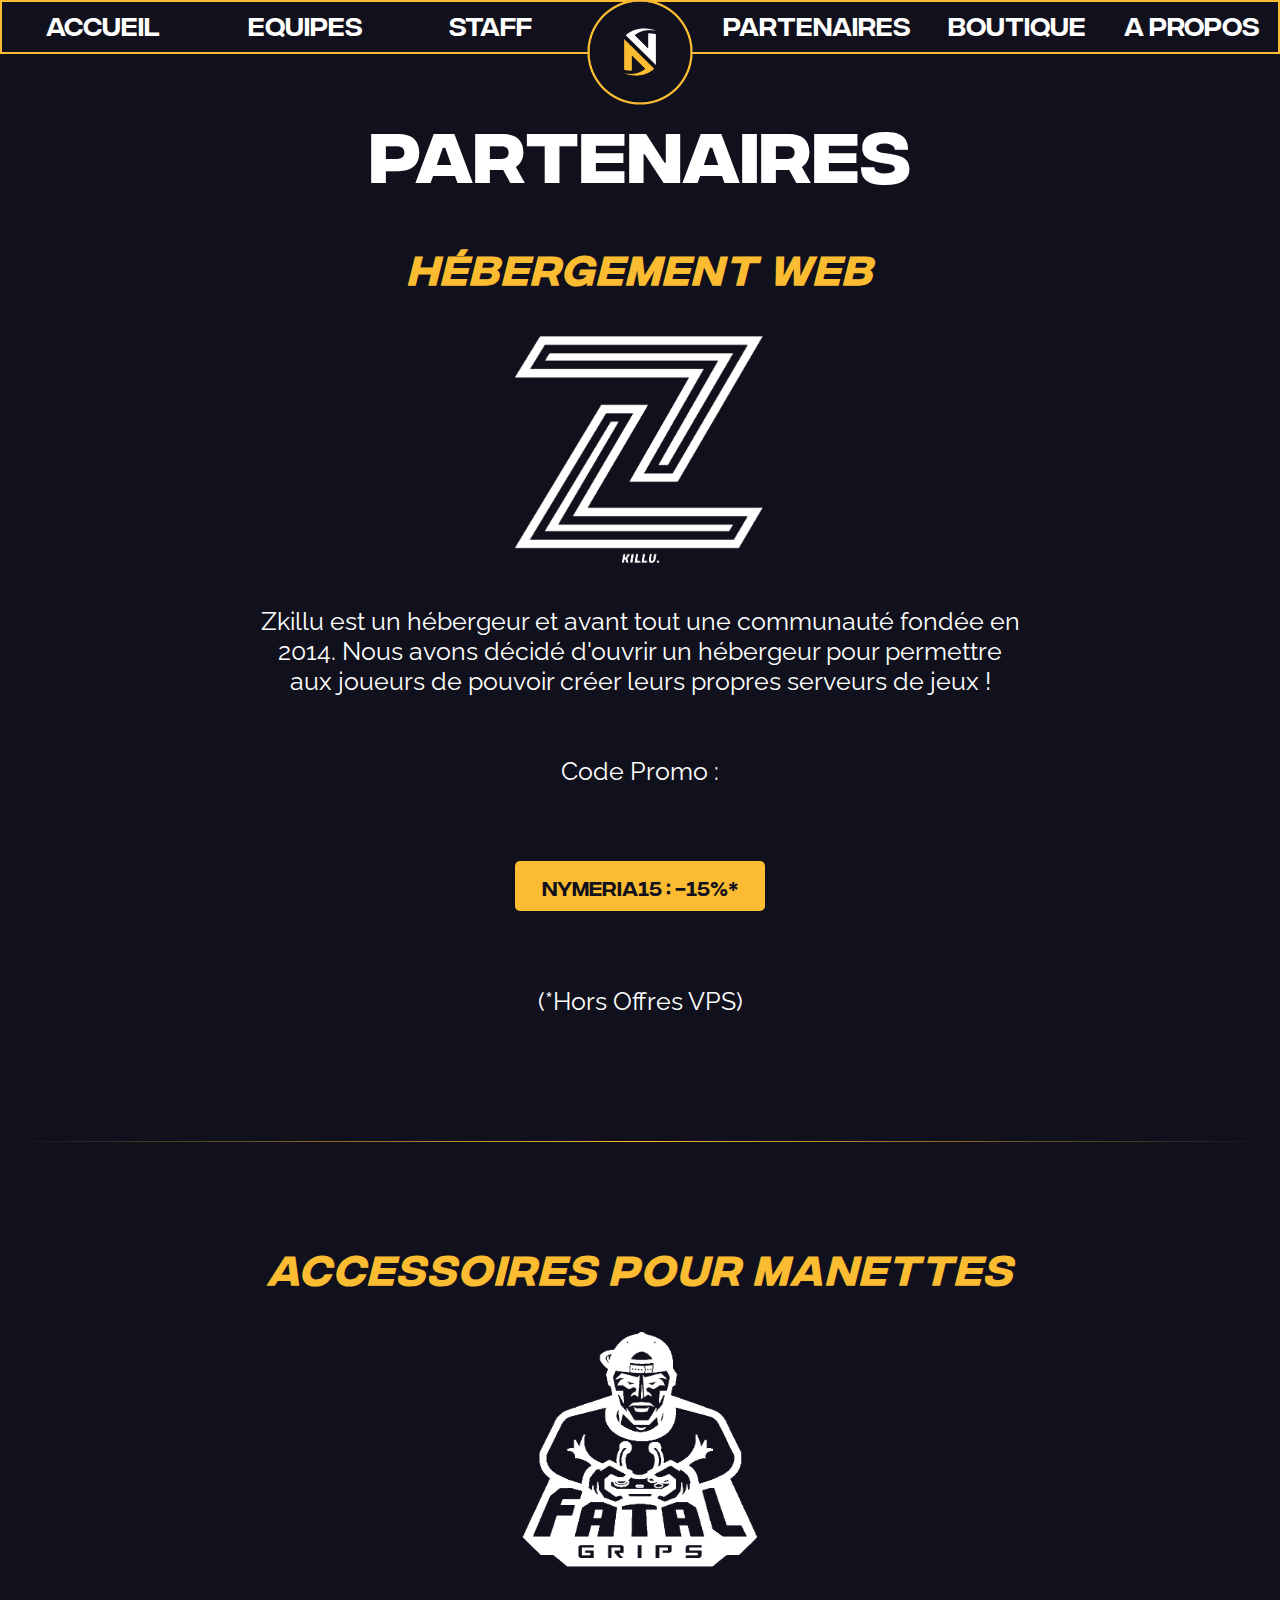
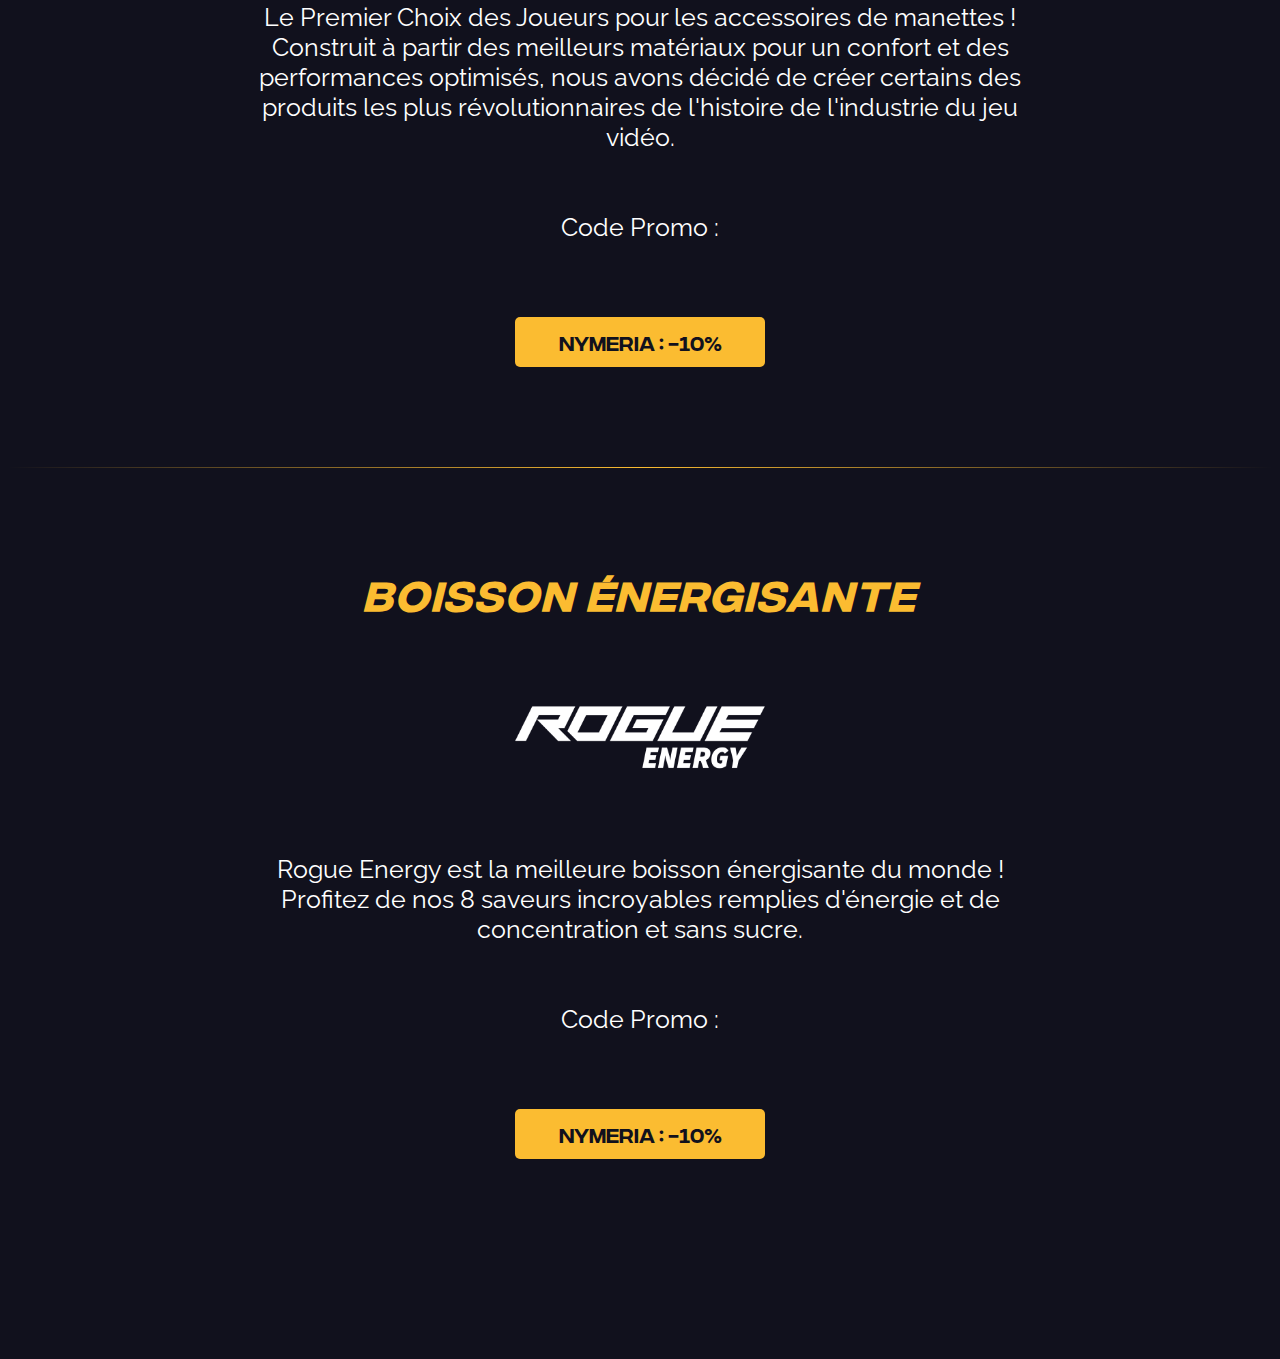
<file: partenaires.html>
<!DOCTYPE html>
<html lang="fr">
<head>
	<title>Nymeria Esport</title>
	<link rel="stylesheet" type="text/css" href="base.css">
	<link rel="stylesheet" type="text/css" href="partenaires.css">
	<meta name="viewport" content="width=device-width, initial-scale=1">
</head>

<script>
	function displayMenu() {
						document.getElementById("menu2").style.display = "block";
						document.getElementById("menu1").style.display = "none";
						document.getElementById("head").style.display = "block";
				}
	
				function closeMenu() {
						document.getElementById("menu1").style.display = "block";
						document.getElementById("menu2").style.display = "none";
						document.getElementById("head").style.display = "none";
				}
	</script>
	
	<body>
		<div class="topbar">
		<img onclick="displayMenu()" id="menu1" class="menu-logo" alt="svgImg" src="[data-uri]"/>
		<img onclick="closeMenu()" id="menu2" class="menu-logo" alt="svgImg" src="[data-uri]"/>			Nymeria Esport
	
	</div>
	
		<header id="head">
			<div class="divheader">
				<a class="pages" href="index.html">Accueil</a>
				<a class="pages" href="team.html">Equipes</a>
				<a class="pages" href="staff.html">Staff</a>
			</div>
	
			<div class="divheader">
				<a class="pages" href="partenaires.html	">Partenaires</a>
				<a class="pages" href="boutique.html">Boutique</a>
				<a class="pages" href="apropos.html">A propos</a>
			</div>
	
			<div class="mobile-menu">
				<a class="pages" href="index.html">Accueil</a>
				<hr>
				<a class="pages" href="team.html">Equipes</a>
				<hr>
				<a class="pages" href="staff.html">Staff</a>
				<hr>
				<a class="pages" href="partenaires.html	">Partenaires</a>
				<hr>
				<a class="pages" href="boutique.html">Boutique</a>
				<hr>
				<a class="pages" href="apropos.html">A propos</a>
			</div>
		</header>
		<div class="logodiv">
			<a href="index.html">
				<div>
					<img  class="logo"src="media/circle_logo.png">
				</div>
			</a>
		</div>	
		<div>
			<h1>Partenaires</h1>
		</div>
		<div class="listepartenaires">
			<div class="partenaire">
				<h2>Hébergement web</h2>
				<div class="partlogo">
					<a href="https://zkillu.fr"><img src="media/zkillu_logo.png"></a>
				</div>
				<div class="description">
					<div class="text-container">
						<p>Zkillu est un hébergeur et avant tout une communauté fondée en 2014. Nous avons décidé d'ouvrir un hébergeur pour permettre aux joueurs de pouvoir créer leurs propres serveurs de jeux !
							<br><br><br>
							Code Promo :
						</p>
					</div>
				</div>
				<div class="promo-code">
					<div class="promo-container">
						NYMERIA15 : -15%*
					</div>
				</div>
				<div class="description">
					<div class="text-container">
						<p>(*Hors Offres VPS)
						</p>
					</div>
				</div>
			</div>
			<hr>
			<div class="partenaire">
				<h2>Accessoires pour manettes</h2>
				<div class="partlogo">
					<a href="https://fatalgrips.com"><img src="media/fatalgrips_logo.png"></a>
				</div>
				<div class="description">
					<div class="text-container">
						<p>
							Le Premier Choix des Joueurs pour les accessoires de manettes !
		Construit à partir des meilleurs matériaux pour un confort et des performances optimisés, nous avons décidé de créer certains des produits les plus révolutionnaires de l'histoire de l'industrie du jeu vidéo.
								<br><br><br>
		Code Promo :
						</p>
					</div>
				</div>
				<div class="promo-code">
					<div class="promo-container">
						NYMERIA : -10%
					</div>
				</div>
			</div>
			<hr>
			<div class="partenaire">
				<h2>Boisson énergisante</h2>
				<div class="partlogo">
					<a href="https://rogueenergy.com"><img src="media/rogue_logo.png"></a>
				</div>
				<div class="description">
					<div class="text-container">
						<p>
							Rogue Energy est la meilleure boisson énergisante du monde !
		Profitez de nos 8 saveurs incroyables remplies d'énergie et de concentration et sans sucre.
								<br><br><br>
		Code Promo :
						</p>
					</div>
				</div>
				<div class="promo-code">
					<div class="promo-container">
						NYMERIA : -10%
					</div>
				</div>
			</div>
		</div>
	</body>
</html>
</file>
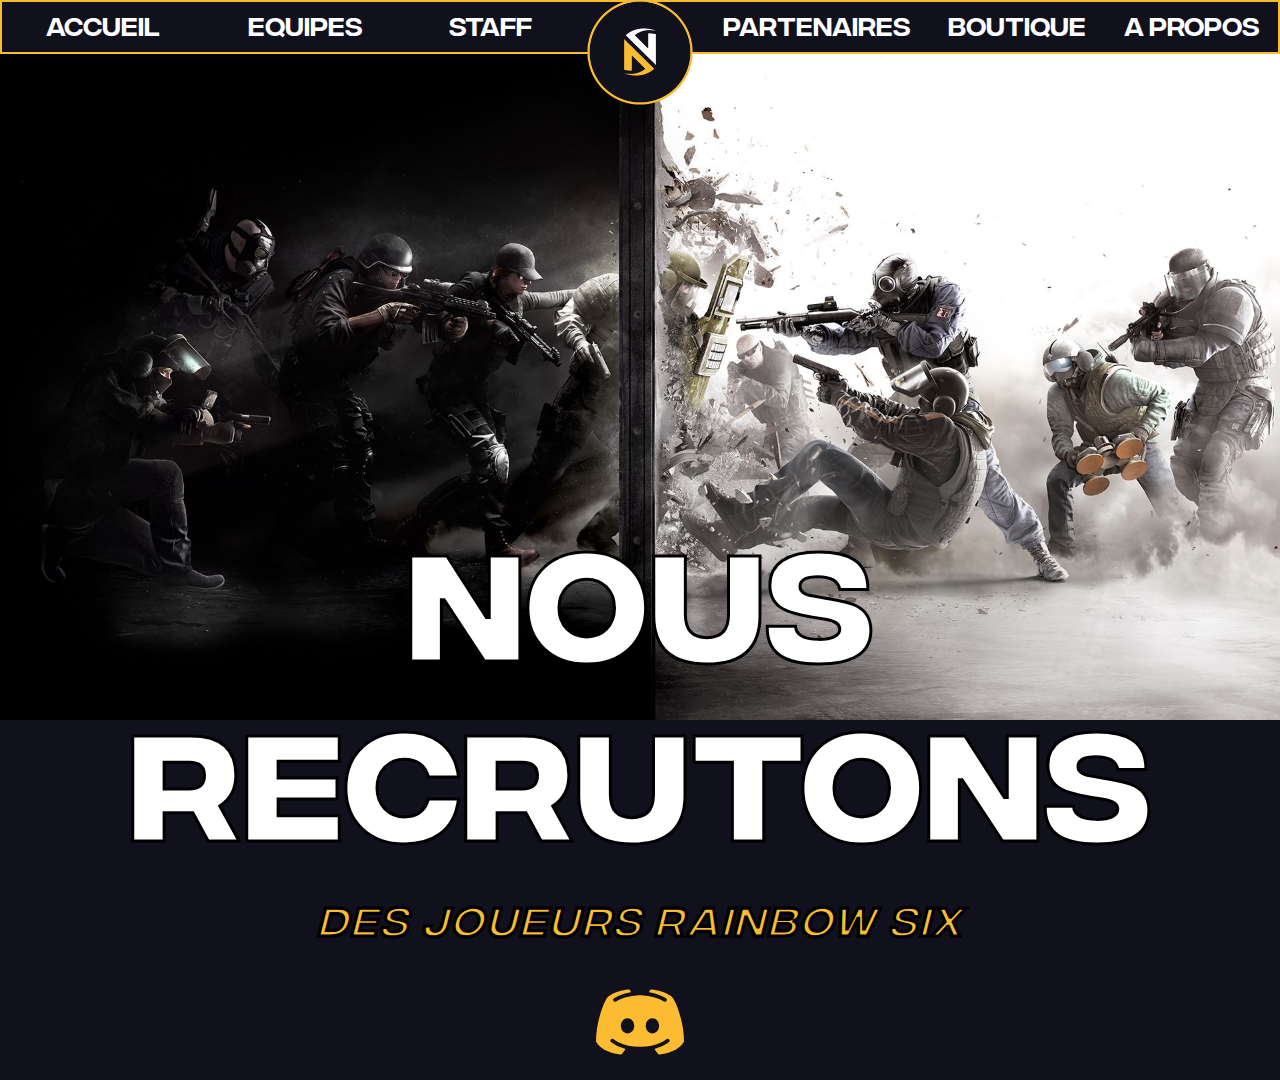
<file: rainbow-six.html>
<!DOCTYPE html>
<html lang="fr">	
<head>
	<title>Rainbow Six Siege</title>
	<link rel="stylesheet" type="text/css" href="base.css">
	
	<meta name="viewport" content="width=device-width, initial-scale=1">

</head>
<style type="text/css">
	html{
		background-image: url("media/rainbow-six.jpg");
		background-repeat: no-repeat;	
		background-size: 100%;
		background-position: center top 0px;
	}
	h1 {
		margin-top: 500px;
		font-size: 150px;
	    -webkit-text-stroke: 3px black;

	}

	h2 {
		    -webkit-text-stroke: 2px black;
	}
</style>

<script>
	function displayMenu() {
						document.getElementById("menu2").style.display = "block";
						document.getElementById("menu1").style.display = "none";
						document.getElementById("head").style.display = "block";
				}
	
				function closeMenu() {
						document.getElementById("menu1").style.display = "block";
						document.getElementById("menu2").style.display = "none";
						document.getElementById("head").style.display = "none";
				}
	</script>
	
	<body>
		<div class="topbar">
		<img onclick="displayMenu()" id="menu1" class="menu-logo" alt="svgImg" src="[data-uri]"/>
		<img onclick="closeMenu()" id="menu2" class="menu-logo" alt="svgImg" src="[data-uri]"/>			Nymeria Esport
	
	</div>
	
		<header id="head">
			<div class="divheader">
				<a class="pages" href="index.html">Accueil</a>
				<a class="pages" href="team.html">Equipes</a>
				<a class="pages" href="staff.html">Staff</a>
			</div>
	
			<div class="divheader">
				<a class="pages" href="partenaires.html	">Partenaires</a>
				<a class="pages" href="boutique.html">Boutique</a>
				<a class="pages" href="apropos.html">A propos</a>
			</div>
	
			<div class="mobile-menu">
				<a class="pages" href="index.html">Accueil</a>
				<hr>
				<a class="pages" href="team.html">Equipes</a>
				<hr>
				<a class="pages" href="staff.html">Staff</a>
				<hr>
				<a class="pages" href="partenaires.html	">Partenaires</a>
				<hr>
				<a class="pages" href="boutique.html">Boutique</a>
				<hr>
				<a class="pages" href="apropos.html">A propos</a>
			</div>
		</header>
		<a href="index.html">
		<img class="logo" src="media/circle_logo.png">
	</a>
	<h1>Nous recrutons</h1>
	<h2>Des joueurs Rainbow Six</h2>

<a class="icon" href="https://discord.gg/j3HPfap">
<svg xmlns="http://www.w3.org/2000/svg" x="0px" y="0px"
width="96" height="96"
viewBox="0 0 172 172"
style=" fill:#000000;"><g fill="none" fill-rule="nonzero" stroke="none" stroke-width="1" stroke-linecap="butt" stroke-linejoin="miter" stroke-miterlimit="10" stroke-dasharray="" stroke-dashoffset="0" font-family="none" font-weight="none" font-size="none" text-anchor="none" style="mix-blend-mode: normal"><path d="M0,172v-172h172v172z" fill="none"></path><g fill="#fbbc31"><path d="M142.98933,40.64933c-13.64533,-10.97217 -35.23133,-12.82833 -36.14867,-12.90717c-1.4405,-0.12183 -2.80933,0.69517 -3.397,2.01383c-0.043,0.086 -0.516,1.16817 -1.03917,2.85233c9.02283,1.51933 20.10967,4.58667 30.143,10.8145c1.60533,0.99617 2.09983,3.11033 1.10367,4.72283c-0.645,1.04633 -1.77017,1.61967 -2.91683,1.61967c-0.61633,0 -1.23983,-0.16483 -1.806,-0.516c-17.243,-10.69267 -38.786,-11.23017 -42.92833,-11.23017c-4.14233,0 -25.6925,0.5375 -42.92117,11.23017c-1.6125,1.00333 -3.7195,0.50167 -4.72283,-1.10367c-1.00333,-1.6125 -0.50167,-3.7195 1.10367,-4.72283c10.03333,-6.22067 21.113,-9.29517 30.143,-10.8145c-0.53033,-1.69133 -1.00333,-2.76633 -1.03917,-2.85233c-0.59483,-1.31867 -1.9565,-2.15 -3.40417,-2.00667c-0.91017,0.07167 -22.49617,1.92783 -36.32783,13.05767c-7.224,6.67217 -21.66483,45.71617 -21.66483,79.47117c0,0.59483 0.15767,1.1825 0.4515,1.6985c9.96883,17.50817 37.15917,22.09483 43.35833,22.2955c0.03583,0 0.07167,0 0.1075,0c1.0965,0 2.1285,-0.52317 2.7735,-1.41183l6.27083,-8.61433c-16.90617,-4.37167 -25.542,-11.78917 -26.04367,-12.22633c-1.419,-1.25417 -1.55517,-3.4185 -0.301,-4.8375c1.25417,-1.419 3.41133,-1.55517 4.83033,-0.30817c0.20783,0.18633 16.11067,13.68117 47.386,13.68117c31.33267,0 47.2355,-13.55217 47.39317,-13.68833c1.419,-1.23267 3.58333,-1.10367 4.83033,0.3225c1.247,1.419 1.11083,3.57617 -0.301,4.82317c-0.50167,0.44433 -9.1375,7.85467 -26.04367,12.22633l6.27083,8.61433c0.645,0.88867 1.677,1.41183 2.7735,1.41183c0.03583,0 0.07167,0 0.1075,0c6.19917,-0.1935 33.3895,-4.78017 43.35833,-22.2955c0.28667,-0.516 0.44433,-1.0965 0.44433,-1.69133c0,-33.755 -14.44083,-72.799 -21.844,-79.62883zM63.71883,106.56833c-6.622,0 -11.997,-6.14183 -11.997,-13.70983c0,-7.568 5.36783,-13.70983 11.997,-13.70983c6.62917,0 11.997,6.14183 11.997,13.70983c0,7.568 -5.36783,13.70983 -11.997,13.70983zM108.28117,106.56833c-6.622,0 -11.997,-6.14183 -11.997,-13.70983c0,-7.568 5.36783,-13.70983 11.997,-13.70983c6.622,0 11.997,6.14183 11.997,13.70983c0,7.568 -5.375,13.70983 -11.997,13.70983z"></path></g></g></svg></a>
</body>
</html>
</file>
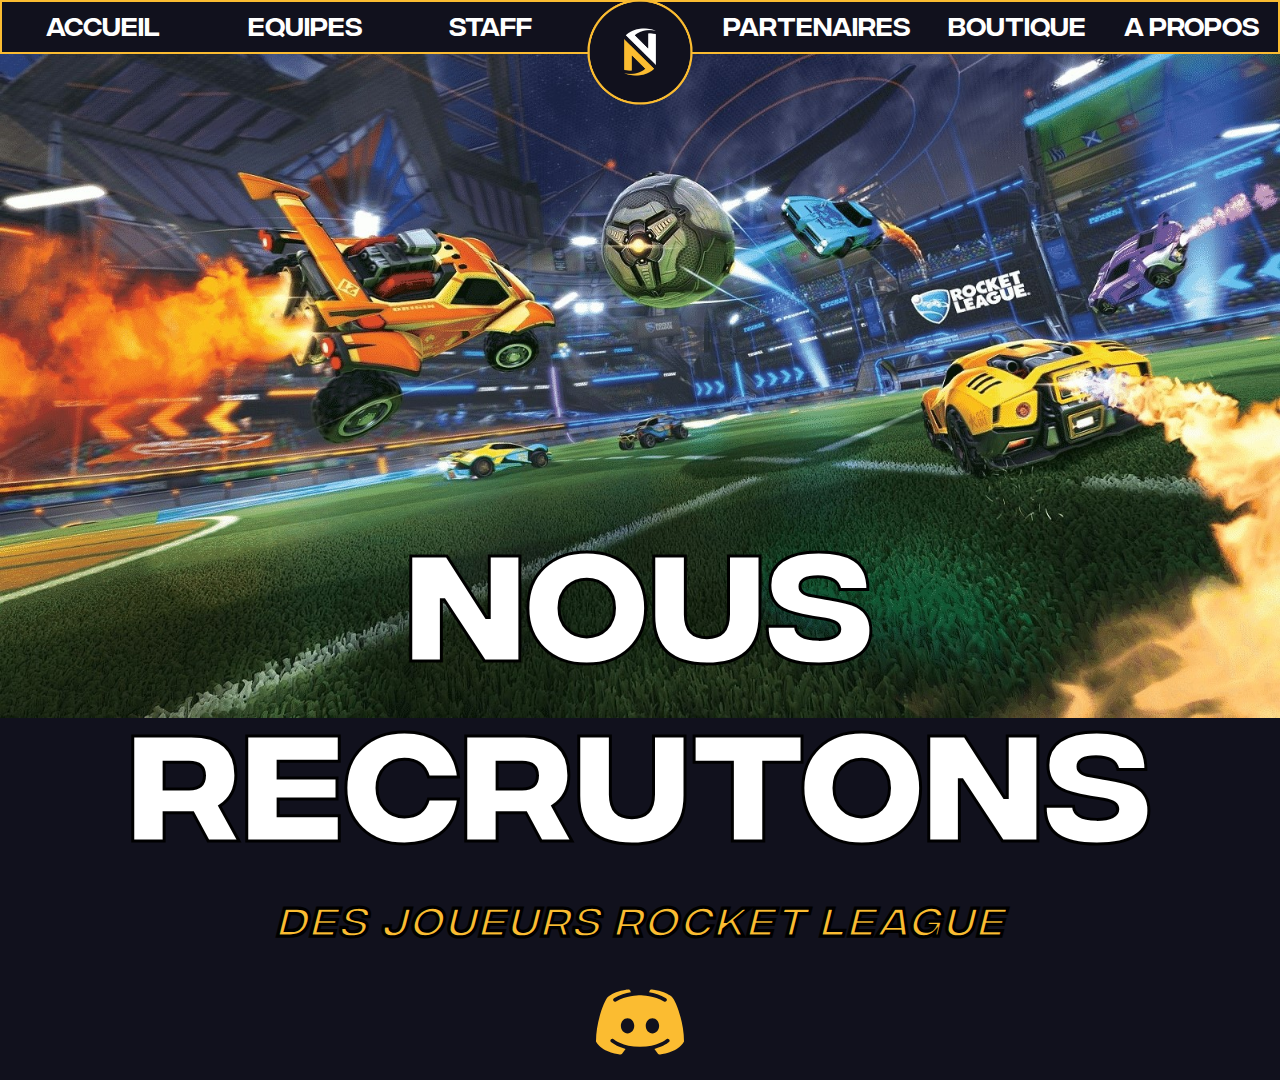
<file: rocket-league.html>
<!DOCTYPE html>
<html lang="fr">	
<head>
	<title>Nymeria - Rocket League</title>
	<link rel="stylesheet" type="text/css" href="base.css">
	<meta name="viewport" content="width=device-width, initial-scale=1">

</head>
<style type="text/css">
	html{
		background-image: url("media/rocket-league.jpg");
		background-repeat: no-repeat;	
		background-size: 100%;
		background-position: center top 0px;
	}
	h1 {
		margin-top: 500px;
		font-size: 150px;
	    -webkit-text-stroke: 3px black;

	}

	h2 {
		    -webkit-text-stroke: 2px black;
	}
</style>

<script>
	function displayMenu() {
						document.getElementById("menu2").style.display = "block";
						document.getElementById("menu1").style.display = "none";
						document.getElementById("head").style.display = "block";
				}
	
				function closeMenu() {
						document.getElementById("menu1").style.display = "block";
						document.getElementById("menu2").style.display = "none";
						document.getElementById("head").style.display = "none";
				}
	</script>
	
	<body>
		<div class="topbar">
		<img onclick="displayMenu()" id="menu1" class="menu-logo" alt="svgImg" src="[data-uri]"/>
		<img onclick="closeMenu()" id="menu2" class="menu-logo" alt="svgImg" src="[data-uri]"/>			Nymeria Esport
	
	</div>
	
		<header id="head">
			<div class="divheader">
				<a class="pages" href="index.html">Accueil</a>
				<a class="pages" href="team.html">Equipes</a>
				<a class="pages" href="staff.html">Staff</a>
			</div>
	
			<div class="divheader">
				<a class="pages" href="partenaires.html	">Partenaires</a>
				<a class="pages" href="boutique.html">Boutique</a>
				<a class="pages" href="apropos.html">A propos</a>
			</div>
	
			<div class="mobile-menu">
				<a class="pages" href="index.html">Accueil</a>
				<hr>
				<a class="pages" href="team.html">Equipes</a>
				<hr>
				<a class="pages" href="staff.html">Staff</a>
				<hr>
				<a class="pages" href="partenaires.html	">Partenaires</a>
				<hr>
				<a class="pages" href="boutique.html">Boutique</a>
				<hr>
				<a class="pages" href="apropos.html">A propos</a>
			</div>
		</header>
		<a href="index.html">
		<img class="logo" src="media/circle_logo.png">
	</a>
			<h1>Nous recrutons</h1>
			<h2>Des joueurs Rocket League</h2>

<a class="icon" href="https://discord.gg/j3HPfap">
<svg xmlns="http://www.w3.org/2000/svg" x="0px" y="0px"
width="96" height="96"
viewBox="0 0 172 172"
style=" fill:#000000;"><g fill="none" fill-rule="nonzero" stroke="none" stroke-width="1" stroke-linecap="butt" stroke-linejoin="miter" stroke-miterlimit="10" stroke-dasharray="" stroke-dashoffset="0" font-family="none" font-weight="none" font-size="none" text-anchor="none" style="mix-blend-mode: normal"><path d="M0,172v-172h172v172z" fill="none"></path><g fill="#fbbc31"><path d="M142.98933,40.64933c-13.64533,-10.97217 -35.23133,-12.82833 -36.14867,-12.90717c-1.4405,-0.12183 -2.80933,0.69517 -3.397,2.01383c-0.043,0.086 -0.516,1.16817 -1.03917,2.85233c9.02283,1.51933 20.10967,4.58667 30.143,10.8145c1.60533,0.99617 2.09983,3.11033 1.10367,4.72283c-0.645,1.04633 -1.77017,1.61967 -2.91683,1.61967c-0.61633,0 -1.23983,-0.16483 -1.806,-0.516c-17.243,-10.69267 -38.786,-11.23017 -42.92833,-11.23017c-4.14233,0 -25.6925,0.5375 -42.92117,11.23017c-1.6125,1.00333 -3.7195,0.50167 -4.72283,-1.10367c-1.00333,-1.6125 -0.50167,-3.7195 1.10367,-4.72283c10.03333,-6.22067 21.113,-9.29517 30.143,-10.8145c-0.53033,-1.69133 -1.00333,-2.76633 -1.03917,-2.85233c-0.59483,-1.31867 -1.9565,-2.15 -3.40417,-2.00667c-0.91017,0.07167 -22.49617,1.92783 -36.32783,13.05767c-7.224,6.67217 -21.66483,45.71617 -21.66483,79.47117c0,0.59483 0.15767,1.1825 0.4515,1.6985c9.96883,17.50817 37.15917,22.09483 43.35833,22.2955c0.03583,0 0.07167,0 0.1075,0c1.0965,0 2.1285,-0.52317 2.7735,-1.41183l6.27083,-8.61433c-16.90617,-4.37167 -25.542,-11.78917 -26.04367,-12.22633c-1.419,-1.25417 -1.55517,-3.4185 -0.301,-4.8375c1.25417,-1.419 3.41133,-1.55517 4.83033,-0.30817c0.20783,0.18633 16.11067,13.68117 47.386,13.68117c31.33267,0 47.2355,-13.55217 47.39317,-13.68833c1.419,-1.23267 3.58333,-1.10367 4.83033,0.3225c1.247,1.419 1.11083,3.57617 -0.301,4.82317c-0.50167,0.44433 -9.1375,7.85467 -26.04367,12.22633l6.27083,8.61433c0.645,0.88867 1.677,1.41183 2.7735,1.41183c0.03583,0 0.07167,0 0.1075,0c6.19917,-0.1935 33.3895,-4.78017 43.35833,-22.2955c0.28667,-0.516 0.44433,-1.0965 0.44433,-1.69133c0,-33.755 -14.44083,-72.799 -21.844,-79.62883zM63.71883,106.56833c-6.622,0 -11.997,-6.14183 -11.997,-13.70983c0,-7.568 5.36783,-13.70983 11.997,-13.70983c6.62917,0 11.997,6.14183 11.997,13.70983c0,7.568 -5.36783,13.70983 -11.997,13.70983zM108.28117,106.56833c-6.622,0 -11.997,-6.14183 -11.997,-13.70983c0,-7.568 5.36783,-13.70983 11.997,-13.70983c6.622,0 11.997,6.14183 11.997,13.70983c0,7.568 -5.375,13.70983 -11.997,13.70983z"></path></g></g></svg></a>

</body>
</html>
</file>
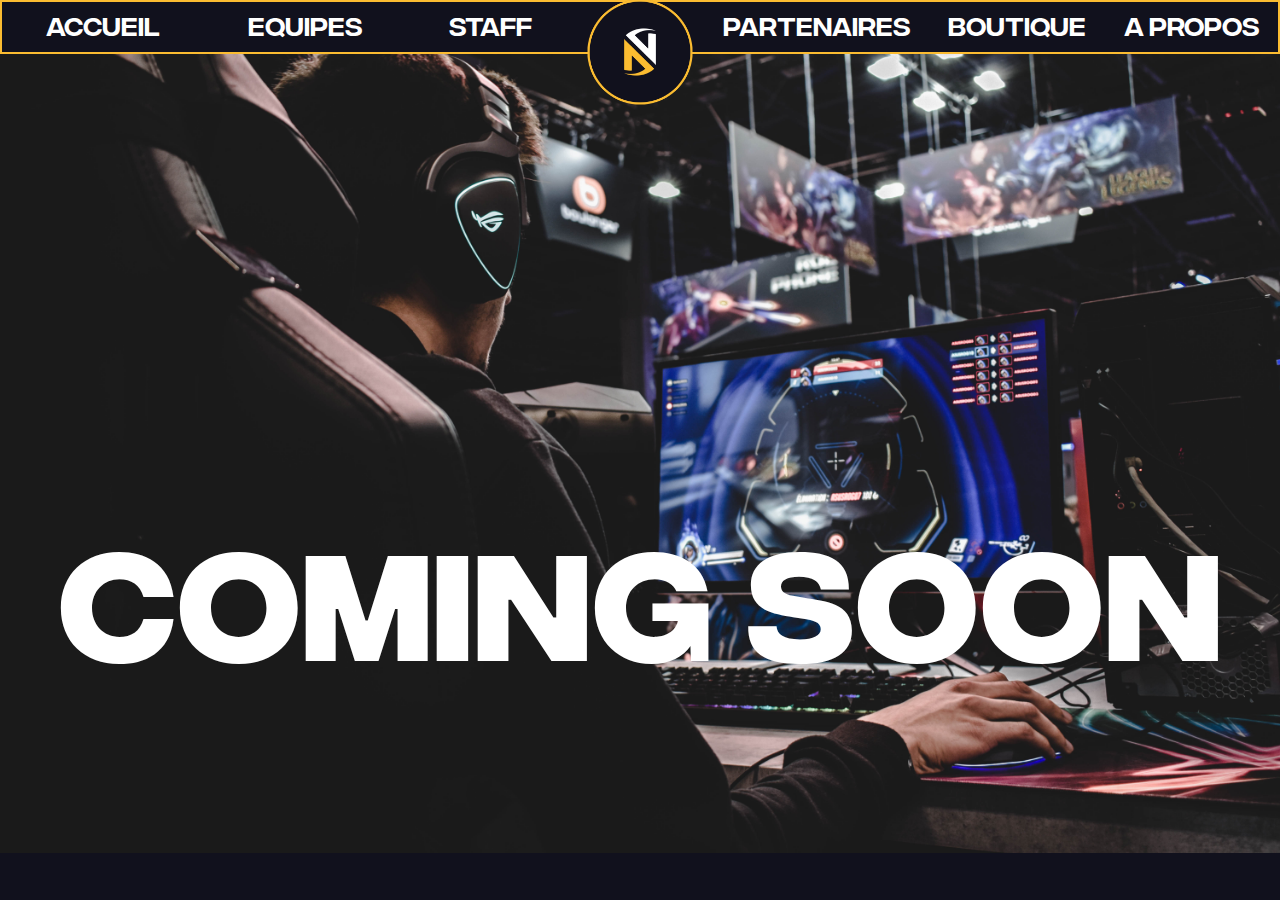
<file: staff.html>
<!DOCTYPE html>
<html lang="fr">
<head>
	<title>Nymeria - Staff</title>
		<link rel="stylesheet" type="text/css" href="base.css">
		<link rel="stylesheet" type="text/css" href="comingsoon.css">

		<meta name="viewport" content="width=device-width, initial-scale=1">
</head>

<script>
	function displayMenu() {
						document.getElementById("menu2").style.display = "block";
						document.getElementById("menu1").style.display = "none";
						document.getElementById("head").style.display = "block";
				}
	
				function closeMenu() {
						document.getElementById("menu1").style.display = "block";
						document.getElementById("menu2").style.display = "none";
						document.getElementById("head").style.display = "none";
				}
	</script>
	
	<body>
		<div class="topbar">
		<img onclick="displayMenu()" id="menu1" class="menu-logo" alt="svgImg" src="[data-uri]"/>
		<img onclick="closeMenu()" id="menu2" class="menu-logo" alt="svgImg" src="[data-uri]"/>			Nymeria Esport
	
	</div>
	
		<header id="head">
			<div class="divheader">
				<a class="pages" href="index.html">Accueil</a>
				<a class="pages" href="team.html">Equipes</a>
				<a class="pages" href="staff.html">Staff</a>
			</div>
	
			<div class="divheader">
				<a class="pages" href="partenaires.html	">Partenaires</a>
				<a class="pages" href="boutique.html">Boutique</a>
				<a class="pages" href="apropos.html">A propos</a>
			</div>
	
			<div class="mobile-menu">
				<a class="pages" href="index.html">Accueil</a>
				<hr>
				<a class="pages" href="team.html">Equipes</a>
				<hr>
				<a class="pages" href="staff.html">Staff</a>
				<hr>
				<a class="pages" href="partenaires.html	">Partenaires</a>
				<hr>
				<a class="pages" href="boutique.html">Boutique</a>
				<hr>
				<a class="pages" href="apropos.html">A propos</a>
			</div>
		</header>
		<a href="index.html">
		<img class="logo" src="media/circle_logo.png">
	</a>
	<h1>COMING SOON</h1>
</body>
</html>
</file>
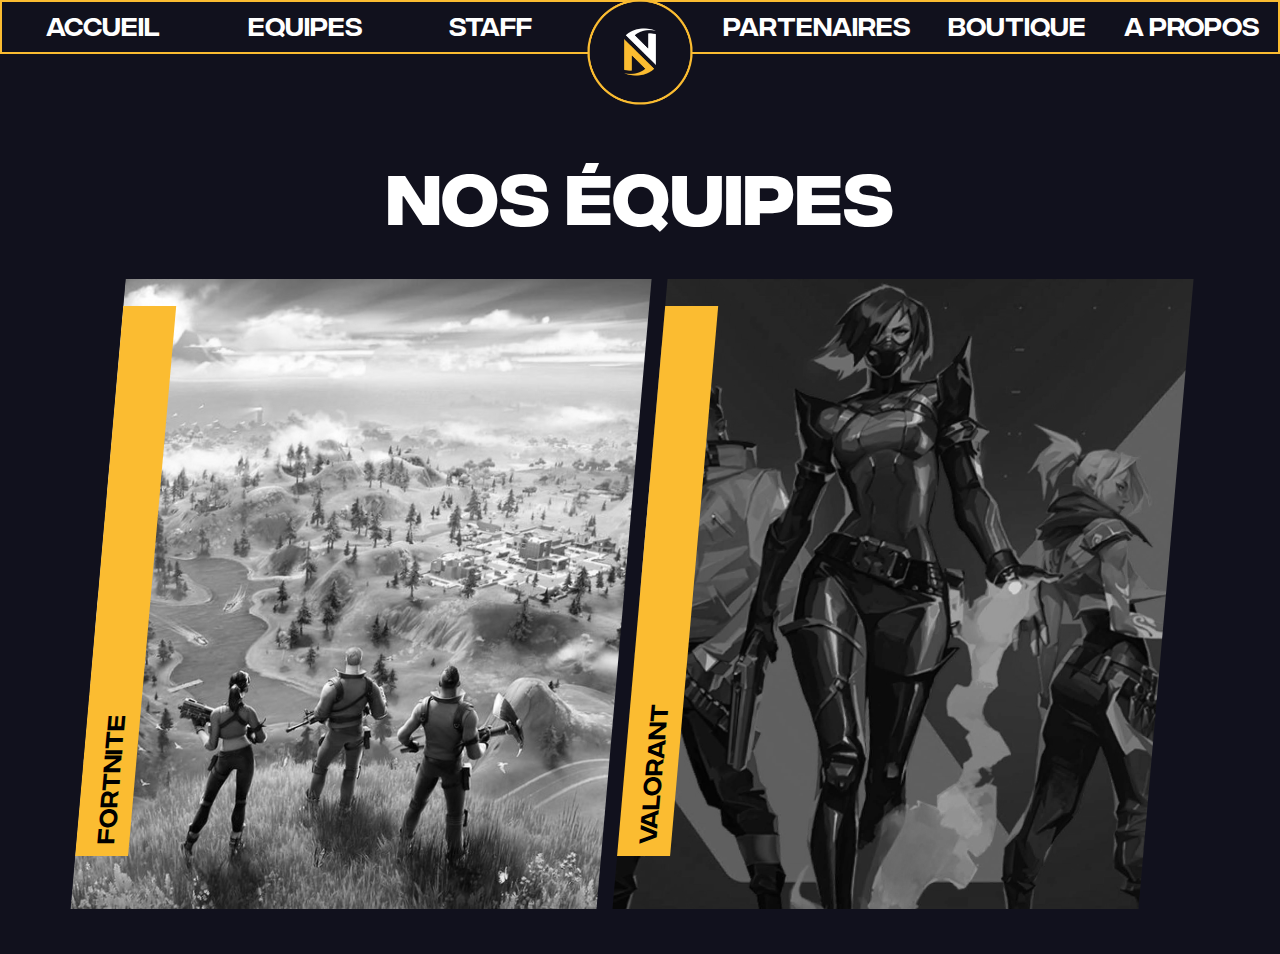
<file: team.html>
<!DOCTYPE html>
<html lang="fr">
<head>
	<title>Nymeria - Fortnite</title>
	<link rel="stylesheet" type="text/css" href="base.css">
	<link rel="stylesheet" type="text/css" href="team.css">
	<meta name="viewport" content="width=device-width, initial-scale=1">
</head>
<script>
	function displayMenu() {
						document.getElementById("menu2").style.display = "block";
						document.getElementById("menu1").style.display = "none";
						document.getElementById("head").style.display = "block";
				}
	
				function closeMenu() {
						document.getElementById("menu1").style.display = "block";
						document.getElementById("menu2").style.display = "none";
						document.getElementById("head").style.display = "none";
				}
</script>
	
<body>
	<div class="topbar">
		<img onclick="displayMenu()" id="menu1" class="menu-logo" alt="svgImg" src="[data-uri]"/>
		<img onclick="closeMenu()" id="menu2" class="menu-logo" alt="svgImg" src="[data-uri]"/>			Nymeria Esport
	
	</div>
	
		<header id="head">
			<div class="divheader">
				<a class="pages" href="index.html">Accueil</a>
				<a class="pages" href="team.html">Equipes</a>
				<a class="pages" href="staff.html">Staff</a>
			</div>
	
			<div class="divheader">
				<a class="pages" href="partenaires.html	">Partenaires</a>
				<a class="pages" href="boutique.html">Boutique</a>
				<a class="pages" href="apropos.html">A propos</a>
			</div>
	
			<div class="mobile-menu">
				<a class="pages" href="index.html">Accueil</a>
				<hr>
				<a class="pages" href="team.html">Equipes</a>
				<hr>
				<a class="pages" href="staff.html">Staff</a>
				<hr>
				<a class="pages" href="partenaires.html	">Partenaires</a>
				<hr>
				<a class="pages" href="boutique.html">Boutique</a>
				<hr>
				<a class="pages" href="apropos.html">A propos</a>
			</div>
		</header>
	<a href="index.html">
		<img class="logo" src="media/circle_logo.png">
	</a>
	<div class="spacer"></div>
		<h1>Nos équipes</h1>
			<div class="container">
		  <div class="card">
		    <a href="fortnite.html"><img src="media/fortnite.jfif">
		    <div class="card__head">Fortnite</div></a>
		  </div>
		  <div class="card">
		    <a href="valorant.html"><img src="media/valorant.jpg">
		    <div class="card__head">Valorant</div></a>
		  </div>
		  <!--
		  <div class="card">
		    <a href="rocket-league.html"><img src="media/rocket-league.jpg">
		    <div class="card__head">Rocket League</div></a>
		  </div>
		  <div class="card">
		    <a href="rainbow-six.html"><img src="media/rainbow-six.jpg">
		    <div class="card__head">Rainbow Six Siege</div></a>
		  </div>
		 
		  <div class="card">
		    <img src="https://upload.wikimedia.org/wikipedia/commons/thumb/d/de/Mimi%26Tigsi.jpg/1280px-Mimi%26Tigsi.jpg">
		    <div class="card__head">Sleepy Cat</div>
		  </div>
		-->
		</div>
</body>
</html>
</file>
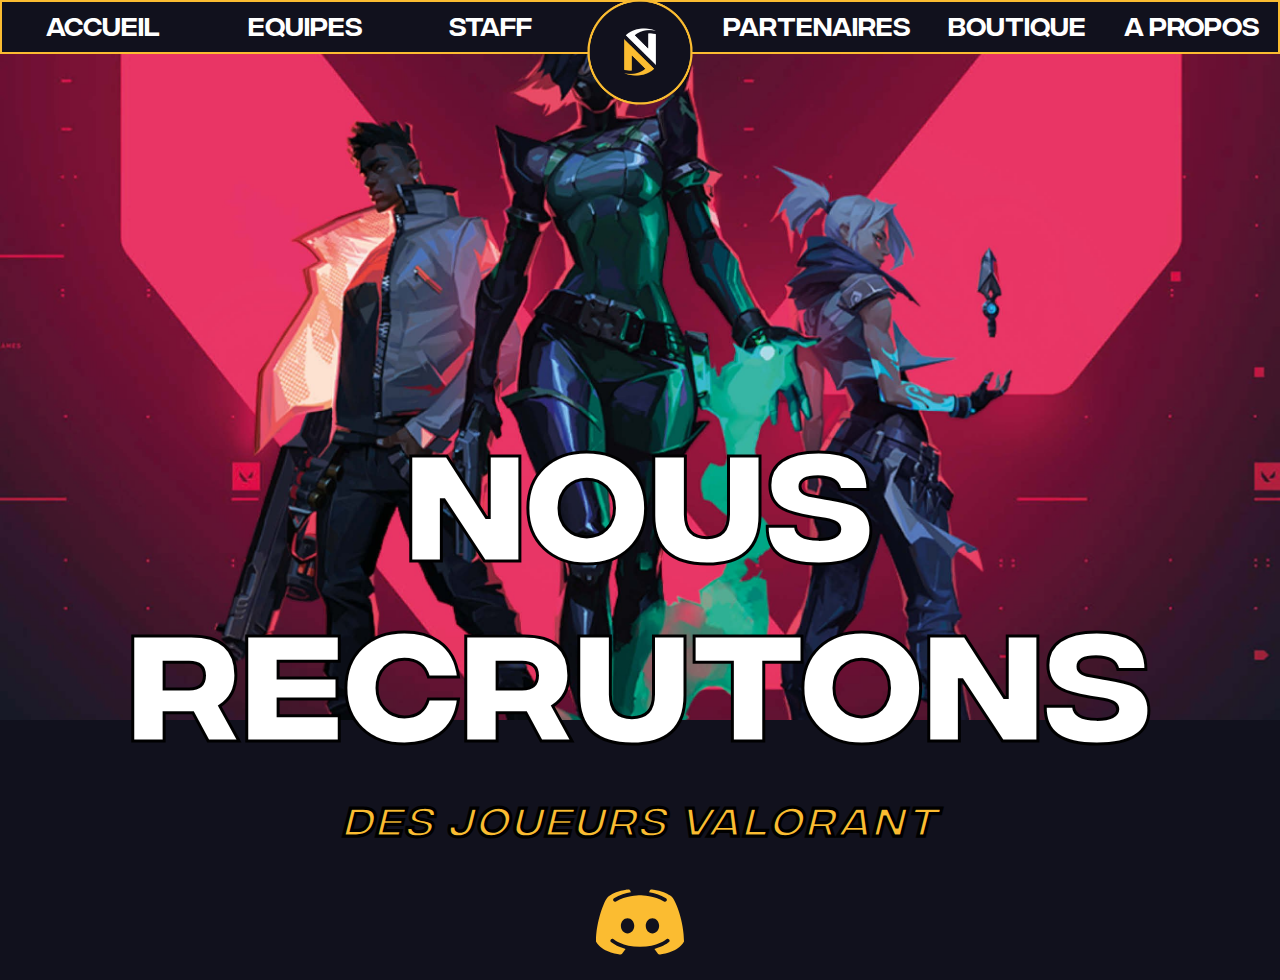
<file: valorant.html>
<!DOCTYPE html>
<html lang="fr">	
<head>
	<title>Nymeria - Valorant</title>
	<link rel="stylesheet" type="text/css" href="base.css">
	<meta name="viewport" content="width=device-width, initial-scale=1">

</head>
<style type="text/css">
	html{
		background-image: url("media/valorant.jpg");
		background-repeat: no-repeat;	
		background-size: 100%;
		background-position: center top 0px;
	}
	h1 {
		margin-top: 400px;
		font-size: 150px;
	    -webkit-text-stroke: 3px black;

	}

	h2 {
		    -webkit-text-stroke: 2px black;
	}
	@media only screen and (max-width: 710px) {
		html {
			background-position: center top 100px;
		}
		h1 {
			font-size: 50px;
		}
	}
</style>

<script>
function displayMenu() {
					document.getElementById("menu2").style.display = "block";
					document.getElementById("menu1").style.display = "none";
					document.getElementById("head").style.display = "block";
			}

			function closeMenu() {
					document.getElementById("menu1").style.display = "block";
					document.getElementById("menu2").style.display = "none";
					document.getElementById("head").style.display = "none";
			}
</script>

<body>
	<div class="topbar">
	<img onclick="displayMenu()" id="menu1" class="menu-logo" alt="svgImg" src="[data-uri]"/>
	<img onclick="closeMenu()" id="menu2" class="menu-logo" alt="svgImg" src="[data-uri]"/>			Nymeria Esport

</div>

	<header id="head">
		<div class="divheader">
			<a class="pages" href="index.html">Accueil</a>
			<a class="pages" href="team.html">Equipes</a>
			<a class="pages" href="staff.html">Staff</a>
		</div>

		<div class="divheader">
			<a class="pages" href="partenaires.html	">Partenaires</a>
			<a class="pages" href="boutique.html">Boutique</a>
			<a class="pages" href="apropos.html">A propos</a>
		</div>

		<div class="mobile-menu">
			<a class="pages" href="index.html">Accueil</a>
			<hr>
			<a class="pages" href="team.html">Equipes</a>
			<hr>
			<a class="pages" href="staff.html">Staff</a>
			<hr>
			<a class="pages" href="partenaires.html	">Partenaires</a>
			<hr>
			<a class="pages" href="boutique.html">Boutique</a>
			<hr>
			<a class="pages" href="apropos.html">A propos</a>
		</div>
	</header>
		<a href="index.html">
		<img class="logo" src="media/circle_logo.png">
	</a>
	<h1>Nous recrutons</h1>
	<h2>Des joueurs Valorant</h2>

<a class="icon" href="https://discord.gg/j3HPfap">
<svg xmlns="http://www.w3.org/2000/svg" x="0px" y="0px"
width="96" height="96"
viewBox="0 0 172 172"
style=" fill:#000000;"><g fill="none" fill-rule="nonzero" stroke="none" stroke-width="1" stroke-linecap="butt" stroke-linejoin="miter" stroke-miterlimit="10" stroke-dasharray="" stroke-dashoffset="0" font-family="none" font-weight="none" font-size="none" text-anchor="none" style="mix-blend-mode: normal"><path d="M0,172v-172h172v172z" fill="none"></path><g fill="#fbbc31"><path d="M142.98933,40.64933c-13.64533,-10.97217 -35.23133,-12.82833 -36.14867,-12.90717c-1.4405,-0.12183 -2.80933,0.69517 -3.397,2.01383c-0.043,0.086 -0.516,1.16817 -1.03917,2.85233c9.02283,1.51933 20.10967,4.58667 30.143,10.8145c1.60533,0.99617 2.09983,3.11033 1.10367,4.72283c-0.645,1.04633 -1.77017,1.61967 -2.91683,1.61967c-0.61633,0 -1.23983,-0.16483 -1.806,-0.516c-17.243,-10.69267 -38.786,-11.23017 -42.92833,-11.23017c-4.14233,0 -25.6925,0.5375 -42.92117,11.23017c-1.6125,1.00333 -3.7195,0.50167 -4.72283,-1.10367c-1.00333,-1.6125 -0.50167,-3.7195 1.10367,-4.72283c10.03333,-6.22067 21.113,-9.29517 30.143,-10.8145c-0.53033,-1.69133 -1.00333,-2.76633 -1.03917,-2.85233c-0.59483,-1.31867 -1.9565,-2.15 -3.40417,-2.00667c-0.91017,0.07167 -22.49617,1.92783 -36.32783,13.05767c-7.224,6.67217 -21.66483,45.71617 -21.66483,79.47117c0,0.59483 0.15767,1.1825 0.4515,1.6985c9.96883,17.50817 37.15917,22.09483 43.35833,22.2955c0.03583,0 0.07167,0 0.1075,0c1.0965,0 2.1285,-0.52317 2.7735,-1.41183l6.27083,-8.61433c-16.90617,-4.37167 -25.542,-11.78917 -26.04367,-12.22633c-1.419,-1.25417 -1.55517,-3.4185 -0.301,-4.8375c1.25417,-1.419 3.41133,-1.55517 4.83033,-0.30817c0.20783,0.18633 16.11067,13.68117 47.386,13.68117c31.33267,0 47.2355,-13.55217 47.39317,-13.68833c1.419,-1.23267 3.58333,-1.10367 4.83033,0.3225c1.247,1.419 1.11083,3.57617 -0.301,4.82317c-0.50167,0.44433 -9.1375,7.85467 -26.04367,12.22633l6.27083,8.61433c0.645,0.88867 1.677,1.41183 2.7735,1.41183c0.03583,0 0.07167,0 0.1075,0c6.19917,-0.1935 33.3895,-4.78017 43.35833,-22.2955c0.28667,-0.516 0.44433,-1.0965 0.44433,-1.69133c0,-33.755 -14.44083,-72.799 -21.844,-79.62883zM63.71883,106.56833c-6.622,0 -11.997,-6.14183 -11.997,-13.70983c0,-7.568 5.36783,-13.70983 11.997,-13.70983c6.62917,0 11.997,6.14183 11.997,13.70983c0,7.568 -5.36783,13.70983 -11.997,13.70983zM108.28117,106.56833c-6.622,0 -11.997,-6.14183 -11.997,-13.70983c0,-7.568 5.36783,-13.70983 11.997,-13.70983c6.622,0 11.997,6.14183 11.997,13.70983c0,7.568 -5.375,13.70983 -11.997,13.70983z"></path></g></g></svg></a>
</body>
</html>
</file>
<file: base.css>
@import url('https://fonts.googleapis.com/css2?family=Raleway:wght@200&display=swap');

@font-face {
	font-family: "IntegralCF-Regular";
	src: url("media/fonts/IntegralCF-Regular.otf");
}

@font-face {
	font-family: "IntegralCF-DemiBold";
	src: url("media/fonts/IntegralCF-DemiBold.otf");
}

@font-face {
	font-family: "Greycliff-CF-Medium";
	src: url("media/fonts/greycliff-cf-medium.ttf");
}

html {
	background-color: #11111d;
	text-align: center;
	color: white;
	font-family: "IntegralCF-Regular";
}

.topbar {
	display: none;
}



.logodiv {
	display: flex;
	align-items: center;
	justify-content: center;
	height: 100px;
}

.logo {
	z-index: 11;
	height: 105px;
	position: fixed;
	top: 52px;
	left: 50%;
	transform: translate(-50%, -50%);
}

.pages {
	margin-top: 7px;
	font-family: IntegralCF-Regular;
	font-style: bold;
	font-size: 25px;
	transition: color 0.5s;
}

.pages:hover {
	color: #fbbc31;
}

a {
	color: white;
	text-decoration: none;
}

h1 {
	color: white;
	font-family: IntegralCF-DemiBold;
	text-align: center;
	font-size: 70px;
	margin: 0px;
}

h2 {
	color: #fbbc31;
	font-family: "IntegralCF-Regular";
	font-style: italic;
	letter-spacing: 3px;
	font-size: 40px;
}

.vl {
	height: 80vh;
	border: 0;
	width: 1px;
	background-image: linear-gradient(to top, rgba(0, 0, 0, 0), #fbbc31, rgba(0, 0, 0, 0));
}

hr {
	width: 100%;
	border: 0;
	height: 1px;
	background-image: linear-gradient(to right, rgba(0, 0, 0, 0), #fbbc31, rgba(0, 0, 0, 0));
}

p {
	font-family: Raleway;
	font-size: 20px;
}

h4 {
	letter-spacing: 1px;
}

/*
.wrapper {
 height: 400px;
  width: 1000px;
  filter: blur(5px);
}

.recrute {
	height: 50%;
	width: 50vw;

}*/

.menu-logo {
	display: none;
}

@media only screen and (max-width: 710px) {
	a.pages {
		font-size: 25px;
		height: 20px;
		margin-bottom: 50px;
		text-align: left;
	}

	h1 {
		font-size: 30px;
	}

	h2 {
		font-size: 20px;
	}

	p {
		font-size: 15px;
	}

	.divheader {
		display: none;
	}

	header {
		display: none;
		position: fixed;
		background-color: #11111d;
		top: 50px;
		z-index: 100;
		height: 100vh;
		width: 300px;
		padding-top: 50px;
	}

	.menu-logo:active header {
		display: block;
	}

	.mobile-menu {
		display: contents;
		position: fixed;
		height: 90vh;
		text-align: left;
		border-bottom: solid 1px #fbbc31;
		background-color: #11111d;
		width: 100vw;
		z-index: 100;
	}

	.topbar {
		background-color: #11111d;
		display: flex;
		position: fixed;
		width: 100%;
		height: 50px;
		z-index: 50;
		font-size: 20px;
		align-items: center;
		justify-content: space-around;
		top: 0;
	}

	#menu1 {
		display: block;
	}

	.menu-logo {
		position: fixed;
		left: 30px;
	}

	.logo {
		display: none;
		left: 5%;
	}

}

@media only screen and (min-width: 710px) {
	header {
		z-index: 10;
		height: 50px;
		text-align: center;
		background: #11111d;
		color: white;
		font-size: 30px;
		position: fixed;
		top: 0px;
		left: 0;
		right: 0;
		margin-right: auto;
		margin-left: auto;
		/*
		border-bottom-left-radius: 30px;
		border-bottom-right-radius: 30px; 
		*/
		text-align: center;
		display: flex;
		justify-content: space-between;
		border: solid 2px #fbbc31;
	}

	.divheader {
		display: flex;
		justify-content: space-around;
		width: 45%;
	}

	.mobile-menu {
		display: none;
	}
}
</file>
<file: index.css>
html {
	background-repeat: no-repeat;
	background-size: 100%;
	background-position: center top 0px;
	background-color: #11111d;

}

.test {
	padding-top: 1000px;
}


.imgheader {
	width: 98vw;
	align-items: center;
	justify-content: center;
}

h1 {
	font-size: 150px;
	letter-spacing: 10px;
	/*display:inline;*/

}

p {
	color: white;
	text-align: center;
	width: 50vw;
}

/* TEST DESIGN
.headerdiv {
	height: 80vh;
}

.header {
	width: 99vw;
	margin-top:-50px;
	position: fixed; 
left: 0;
z-index: -1;
}

.pagecontent {
	background-color: #11111d;
}

.textdiv {
	display: flex;
	justify-content: center;
	text-align: center;
}
*/
.header {
	width: 99vw;
	margin-top: -50px;
}

.title {

	/*background-color: #11111d;*/
	text-align: center;
}

.titre {
	width: 900px;
	height: 250px;

	margin-top: 430px;
	background-color: rgb(17, 16, 29);
	text-align: center;
}

.page {
	display: flex;
	align-items: center;
	justify-content: center;
}

.presentation {
	font-size: 30px;
	margin-top: 50px;
	font-family: Raleway;
	font-weight: bolder;
}

.discover {
	display: flex;
	justify-content: center;
	align-items: center;
	margin: 50px;
}

.discover-container {
	background-color: #fbbc31;
	color: #11111d;
	width: 350px;
	height: 100px;
	display: flex;
	justify-content: center;
	align-items: center;
	font-size: 20px;

	margin: 0 auto;
	margin-top: 50px;
	margin-bottom: 100px;
	transition: background-color 0.3s, color 0.3s;
}

.discover-container:hover {
	background-color: #11111d;
	color: #fbbc31;
	border: solid #fbbc31;
	box-sizing: border-box;
}

.icons {
	margin-top: 200px;
	/*display: flex;
	justify-content: space-around;*/
	margin-bottom: 50px;
}

.icon {
	margin: 100px;
}

svg {
	height: 60px;
	width: 60px;
}


h2 {
	color: white;
}

@media only screen and (max-width: 710px) {

	.icons {
		margin: 0 auto;
		width: 240px;
		margin-top: 100px;
		display: flex;
		overflow: hidden;
	}

	.icon {
		margin: 0;
	}
}


/*
@media only screen and (max-width: 710px) {
	.header {
		width: 500px;
	}

	img.header {
		height: 400px;
		width: auto;
		margin-left: auto;
		margin-right: auto;
	}
}
*/


/*



.container {
	 display: flex;
	 justify-content: center;
	 align-items: center;
	 margin-left: 10vmin;
	 	 margin-right: 10vmin;
	 overflow: hidden;
	 transform: skew(5deg);
}
 .container .card {
	 flex: 1;
	 transition: all 1s ease-in-out;
	 height: 30vmin;
	 position: relative;
}
 .container .card .card__head {
	 color: black;
	 background: #fbbc31;
	 padding: 0.5em;
	 transform: rotate(-90deg);
	 transform-origin: 0% 0%;
	 transition: all 0.5s ease-in-out;
	 min-width: 100%;
	 text-align: left;
	 position: absolute;
	 bottom: 0;
	 left: 0;
	 font-size: 1em;
	 white-space: nowrap;
	     font-family: "IntegralCF-Regular";

}
 .container .card:hover {
	 flex-grow: 7;
}
 .container .card:hover img {
	 filter: grayscale(0);
}
 .container .card:hover .card__head {
	 text-align: center;
	 top: calc(100% - 2em);
	 color: white;
	 background: rgba(0, 0, 0, 0.5);
	 font-size: 2em;
	 transform: rotate(0deg) skew(-5deg);
}
 .container .card img {
	 width: 100%;
	 height: 100%;
	 object-fit: cover;
	 transition: all 1s ease-in-out;
	 filter: grayscale(100%);
}
 .container .card:not(:nth-child(5)) {
	 margin-right: 1em;
}


*/
</file>
<file: apropos.css>
h1 {
  margin-top: 200px;
}

h2 {
  margin-bottom: 200px;
}

p {
  font-size: 30px;
  width: 50vw;
  margin: 0 auto;
  margin-top: 50px;
  margin-bottom: 50px;
  text-align: justify;
}

.p1 {
  -webkit-animation: text-focus-in 1s 0.5s ease both;
  animation: text-focus-in 1s 0.5s ease both;
}

.p2 {
  -webkit-animation: text-focus-in 1s 4s ease both;
  animation: text-focus-in 1s 4s ease both;
}

.p3 {
  -webkit-animation: text-focus-in 1s 7s ease both;
  animation: text-focus-in 1s 7s ease both;
}

/* ----------------------------------------------
 * Generated by Animista on 2020-8-27 2:18:29
 * Licensed under FreeBSD License.
 * See http://animista.net/license for more info. 
 * w: http://animista.net, t: @cssanimista
 * ---------------------------------------------- */

/**
 * ----------------------------------------
 * animation text-focus-in
 * ----------------------------------------
 */
@-webkit-keyframes text-focus-in {
  0% {
    -webkit-filter: blur(12px);
    filter: blur(12px);
    opacity: 0;
  }

  100% {
    -webkit-filter: blur(0px);
    filter: blur(0px);
    opacity: 1;
  }
}

@keyframes text-focus-in {
  0% {
    -webkit-filter: blur(12px);
    filter: blur(12px);
    opacity: 0;
  }

  100% {
    -webkit-filter: blur(0px);
    filter: blur(0px);
    opacity: 1;
  }
}

@media only screen and (max-width: 710px) {
  p {

    font-size: 20px;
    width: 90vw;
  }

  h1 {
    margin-top: 100px;
  }

  h2 {
    margin-bottom: 100px;
  }
}
</file>
<file: comingsoon.css>
html {
    background-image: url("media/esport.jpg");
    background-repeat: no-repeat;
    background-size: cover;
}

h1 {
    margin-top: 500px;
    font-size: 150px;
}

@media only screen and (max-width: 710px) {
    html {
        background-position: center top 100px;
    }

    h1 {
        margin-top: 300px;
        font-size: 50px;
    }

    header {
        margin-bottom: 100px;
    }
}
</file>
<file: fortnite.css>
html {
	/*
	background: rgb(17,17,29);
background: linear-gradient(180deg, rgba(17,17,29,1) 0%, rgba(139,106,39,1) 76%, rgba(186,140,43,1) 100%, rgba(251,188,49,1) 100%);
*/

}

.spacer {
	margin-top: 100px;
}

h1 {
	color: white;
	font-family: IntegralCF-DemiBold;
	text-align: center;
	padding-top: 50px;
	font-size: 50px;
	word-spacing: 5px;
}

h2 {
	color: #fbbc31;	
	font-family: "IntegralCF-Regular";
	font-style: italic;
	letter-spacing: 3px;
	font-size: 40px;

}
h3 {
	color: #fbbc31;	
	font-family: "IntegralCF-Regular";
	font-style: italic;
	letter-spacing: 3px;
	font-size: 20px;
}

.headerjeux {
	  text-align: center;
  display: flex;	
  justify-content: space-around;
  /*
  		width: 90%;
      transform: skew(-30deg);
      background: red;
  */
}

.teamscontainer {
		  text-align: center;
  display: flex;	
  justify-content: space-around;
  margin-bottom: 100px;
}

.teams {

}

.team {
	display: flex;
	justify-content: space-around;
}

.joueur {
	margin: 50px;
	overflow: hidden;	
	width: 40%;
	height: 15vh;
}

img {
	max-width:100%;
	max-height:100%;
}
</file>
<file: partenaires.css>
/*.listepartenaires {
	display: flex;
	justify-content: center;
}

.partenaire {
	width: 30vw;
}

.partenaire img {
	width: 15vw;
}

h3 {
	color: white;	
	font-family: "IntegralCF-Regular";
	font-style: italic;
	letter-spacing: 3px;
	font-size: 20px;
}

p {
	font-family: "Greycliff-CF-Medium";
	font-size: 20px;
	width: 50px;
}

.partlogo {
	width: 50vw;
}

/*
.partlogo {
	min-height: 400px;
	  display: flex;
  justify-content: center;
  align-items: center;
}

.description {
	display: flex;
	justify-content: center;
}

*/

.listepartenaires {
	margin-top: 50px;
	margin-bottom: 200px;
}

h3 {
	color: white;
	font-family: "IntegralCF-Regular";
	font-style: italic;
	letter-spacing: 2px;
	font-size: 20px;
}

.partlogo img {
	width: 20vw;
	max-width: 500px;
}

.partlogo {
	min-height: 20vh;
	display: flex;
	justify-content: center;
	align-items: center;
}



.text-container {
	max-width: 60vw;
}

.description {
	display: flex;
	justify-content: center;
	align-items: center;
}

.promo-code {
	display: flex;
	justify-content: center;
	align-items: center;
	margin: 50px;
}

.promo-container {
	background-color: #fbbc31;
	color: #11111d;
	width: 250px;
	height: 50px;
	display: flex;
	justify-content: center;
	align-items: center;
	font-size: 20px;
	border-radius: 5px;
}

p {
	font-size: 25px;
}

@media only screen and (max-width: 710px) {
	p {
		font-size: 20px;
	}


}

@media only screen and (min-width: 710px) {

	hr {
		margin-top: 100px;
		margin-bottom: 100px;
	}
}
</file>
<file: team.css>
.spacer {
	margin-bottom: 150px;
}

.container {
	 display: flex;
	 justify-content: center;
	 align-items: center;
	 margin-top: 5vh;
	 margin-left: 10vmin;
	 margin-right: 10vmin;
	 margin-bottom: 5vh;
	 overflow: hidden;
	 transform: skew(-5deg);
}
 .container .card {
	 flex: 1;
	 transition: all 1s ease-in-out;
	 height: 70vh;
	 position: relative;
}
 .container .card .card__head {
	 color: black;
	 background: #fbbc31;
	 padding: 0.5em;
	 transform: rotate(-90deg);
	 transform-origin: 0% 0%;
	 transition: all 0.5s ease-in-out;
	 min-width: 100%;
	 text-align: left;
	 position: absolute;
	 bottom: 0;
	 left: 0;
	 font-size: 1.5em;
	 white-space: nowrap;
	     font-family: "IntegralCF-Regular";

}
 .container .card:hover {
	 flex-grow: 7;
}
 .container .card:hover img {
	 filter: grayscale(0);
}
 .container .card:hover .card__head {
	 text-align: center;
	 top: calc(100% - 2em);
	 color: white;
	 background: rgba(0, 0, 0, 0.5);
	 font-size: 2em;
	 transform: rotate(0deg) skew(-5deg);
}
 .container .card img {
	 width: 100%;
	 height: 100%;
	 object-fit: cover;
	 transition: all 1s ease-in-out;
	 filter: grayscale(100%);
}
 .container .card:not(:nth-child(5)) {
	 margin-right: 1em;
}
</file>
